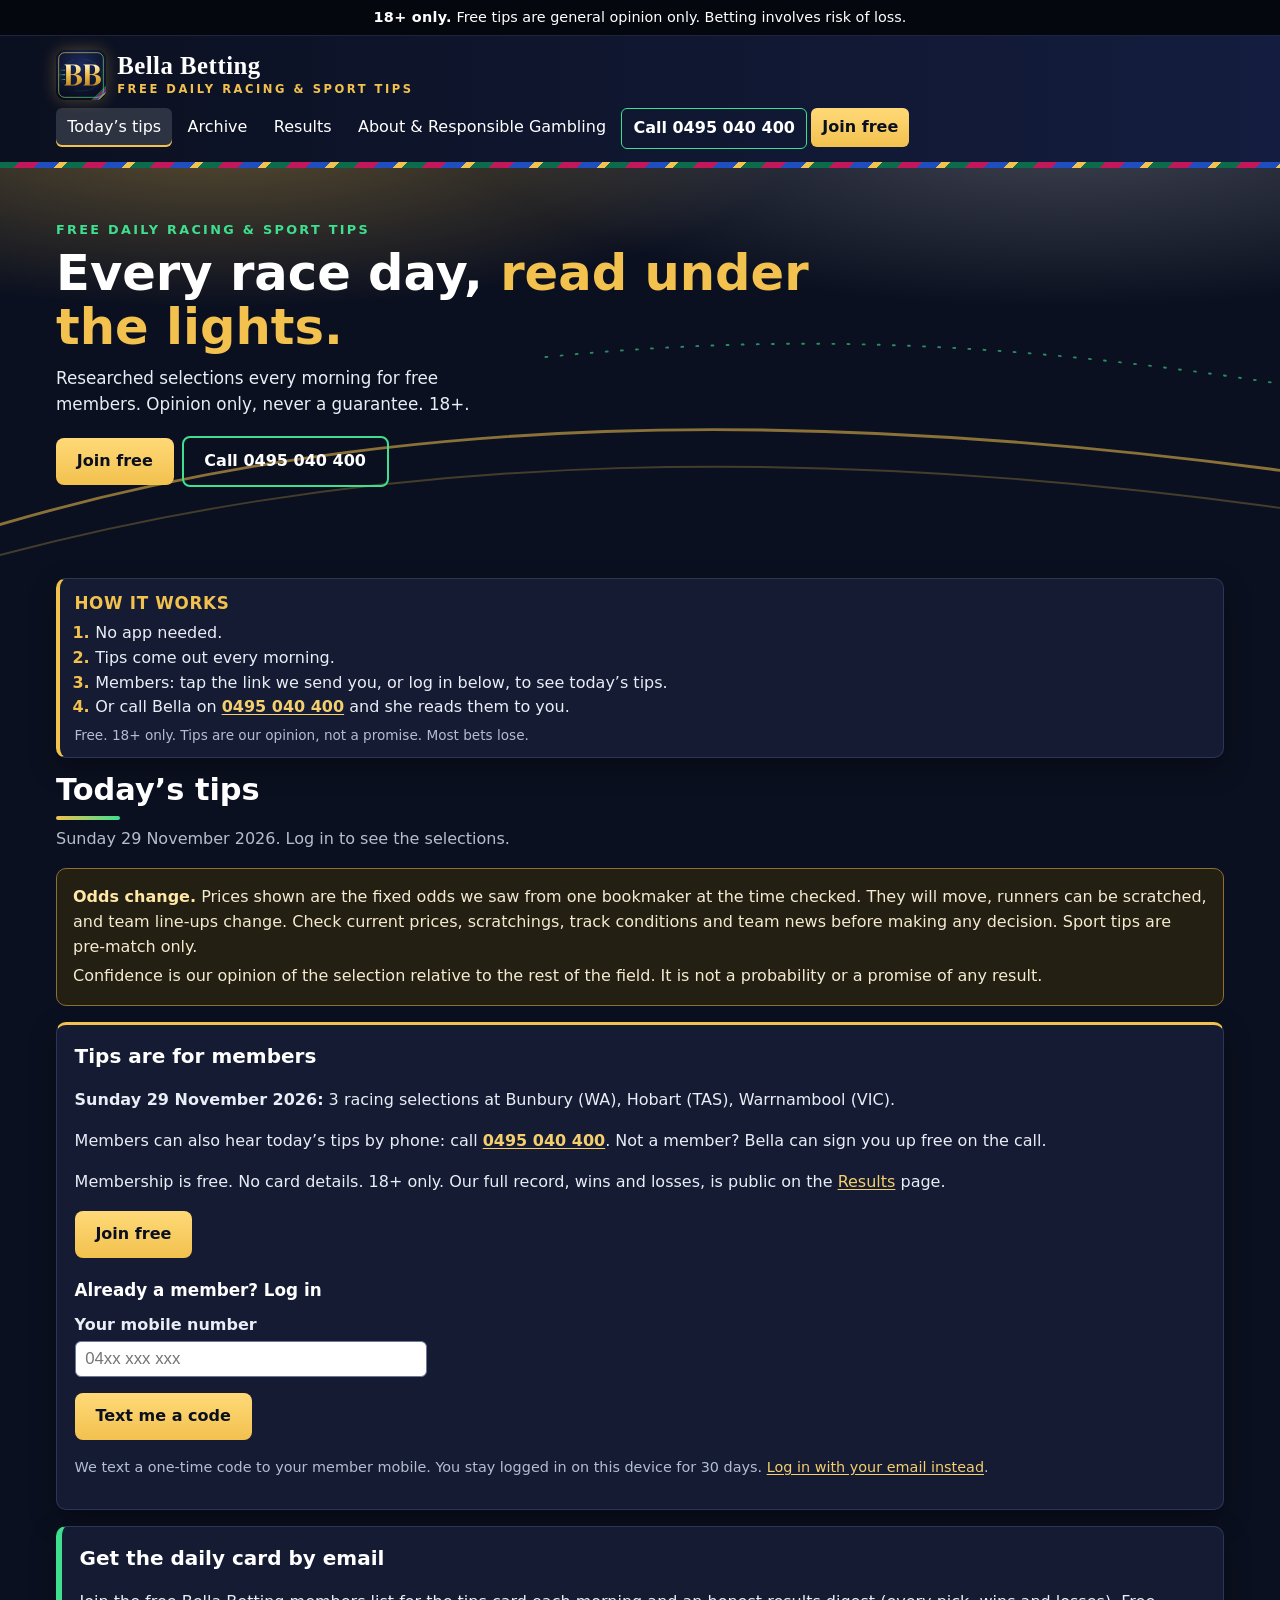
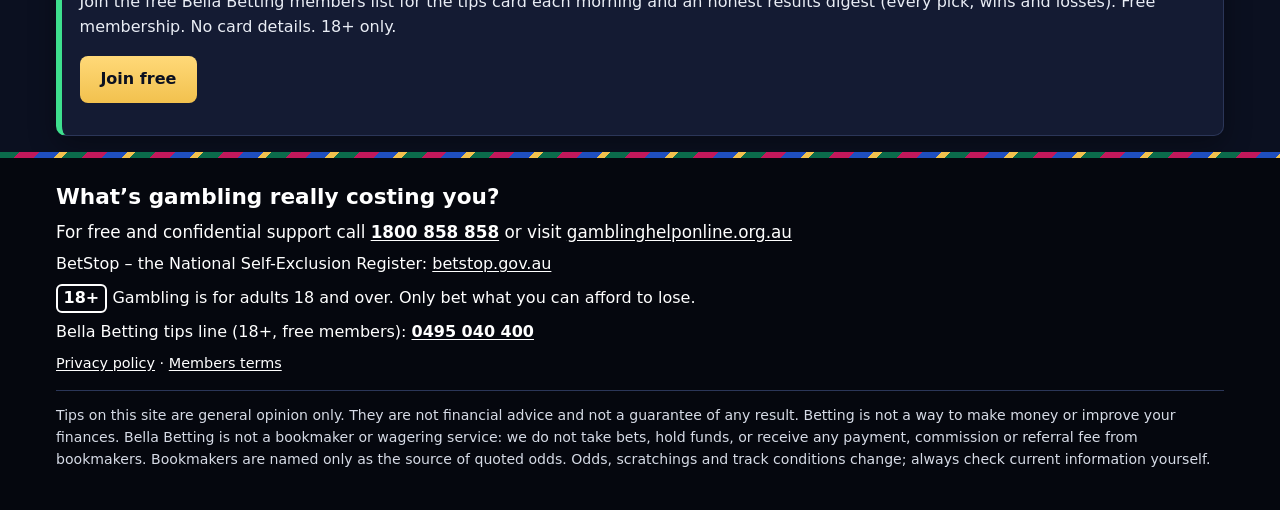
<file: index.html>
<!doctype html>
<html lang="en-AU">
<head>
  <meta charset="utf-8">
  <meta name="viewport" content="width=device-width, initial-scale=1">
  <title>Bella Betting – Daily Australian Racing &amp; Sport Tips (18+)</title>
  <meta name="description" content="Bella Betting publishes a free daily tips card for Australian horse racing and pre-match sport at 9:09am AEDT, with reasoning and odds checked. 18+. Opinion only.">
  <link rel="canonical" href="https://bellabetting.com.au/">
  <meta name="robots" content="index, follow, max-image-preview:large">
  <meta property="og:type" content="website">
  <meta property="og:site_name" content="Bella Betting">
  <meta property="og:locale" content="en_AU">
  <meta property="og:title" content="Bella Betting – Daily Australian Racing &amp; Sport Tips (18+)">
  <meta property="og:description" content="Bella Betting publishes a free daily tips card for Australian horse racing and pre-match sport at 9:09am AEDT, with reasoning and odds checked. 18+. Opinion only.">
  <meta property="og:url" content="https://bellabetting.com.au/">
  <meta property="og:image" content="https://bellabetting.com.au/assets/brand/bb-monogram-600.png">
  <meta name="twitter:card" content="summary">
  <meta name="twitter:title" content="Bella Betting – Daily Australian Racing &amp; Sport Tips (18+)">
  <meta name="twitter:description" content="Bella Betting publishes a free daily tips card for Australian horse racing and pre-match sport at 9:09am AEDT, with reasoning and odds checked. 18+. Opinion only.">
  <meta name="twitter:image" content="https://bellabetting.com.au/assets/brand/bb-monogram-600.png">
  <script type="application/ld+json">{"@context": "https://schema.org", "@graph": [{"@type": "Organization", "@id": "https://bellabetting.com.au/#org", "name": "Bella Betting", "url": "https://bellabetting.com.au/", "logo": "https://bellabetting.com.au/assets/brand/bb-monogram-600.png", "telephone": "+61495040400", "areaServed": "AU", "description": "Free daily Australian racing and pre-match sport tips card (general opinion only, 18+). Not a bookmaker."}, {"@type": "WebSite", "@id": "https://bellabetting.com.au/#website", "name": "Bella Betting", "url": "https://bellabetting.com.au/", "inLanguage": "en-AU", "publisher": {"@id": "https://bellabetting.com.au/#org"}}]}</script>
  <meta name="theme-color" content="#0b1020">
  <link rel="icon" href="assets/brand/bb-monogram-small.svg" type="image/svg+xml">
  <link rel="icon" href="assets/brand/favicon-32.png" sizes="32x32" type="image/png">
  <link rel="icon" href="assets/brand/favicon.ico" sizes="16x16 32x32 48x48">
  <link rel="apple-touch-icon" href="assets/brand/apple-touch-icon.png">
  <link rel="manifest" href="site.webmanifest">
  <link rel="stylesheet" href="assets/style.css">
  <script src="assets/members-config.js" defer></script>
  <script src="assets/app.js" defer></script>
</head>
<body data-page="index">
  <a class="skip" href="#main">Skip to content</a>
  <div class="age-strip" role="note"><strong>18+ only.</strong> Free tips are general opinion only. Betting involves risk of loss.</div>
  <header class="site-header">
    <div class="wrap">
      <a class="brand" href="index.html" aria-label="Bella Betting home"><img class="brand-tile" src="assets/brand/bb-monogram.svg" alt="" width="50" height="50"><span class="wordmark">Bella Betting<span>Free daily racing &amp; sport tips</span></span></a>
      <nav aria-label="Main">
        <ul>
        <li><a href="index.html" aria-current="page">Today’s tips</a></li>
        <li><a href="archive.html">Archive</a></li>
        <li><a href="results.html">Results</a></li>
        <li><a href="about.html">About &amp; Responsible Gambling</a></li>
        <li><a class="nav-call" href="tel:+61495040400" aria-label="Call the Bella Betting tips line on 0495 040 400">Call 0495 040 400</a></li>
        <li><a class="nav-join" href="join.html">Join free</a></li>
        </ul>
      </nav>
    </div>
  </header>
  <section class="hero" aria-label="Bella Betting">
    <div class="wrap">
      <p class="hero-kicker">Free daily racing &amp; sport tips</p>
      <h2 class="hero-title">Every race day, <em>read under the lights.</em></h2>
      <p class="hero-sub">Researched selections every morning for free members. Opinion only, never a guarantee. 18+.</p>
      <p><a class="btn" href="join.html">Join free</a><a class="btn ghost" href="tel:+61495040400">Call 0495 040 400</a></p>
    </div>
  </section>
  <main id="main" class="wrap">
    <section class="how" aria-labelledby="how-h">
      <h2 id="how-h">How it works</h2>
      <ol>
        <li>No app needed.</li>
        <li>Tips come out every morning.</li>
        <li>Members: tap the link we send you, or log in below, to see today’s tips.</li>
        <li>Or call Bella on <a href="tel:+61495040400"><strong>0495 040 400</strong></a> and she reads them to you.</li>
      </ol>
      <p class="small">Free. 18+ only. Tips are our opinion, not a promise. Most bets lose.</p>
    </section>
    <p id="member-bar" class="member-bar small" hidden></p>
    <h1 id="tips-heading">Today’s tips</h1>
    <p class="meta" id="tips-meta">Loading the latest tips…</p>
    <noscript><div class="notice"><p>This page needs JavaScript to log in and show members’ tips. <a href="join.html">Join free</a>.</p></div></noscript>
    <div class="notice" role="note">
      <p><strong>Odds change.</strong> Prices shown are the fixed odds we saw from one bookmaker at the time checked. They will move, runners can be scratched, and team line-ups change. Check current prices, scratchings, track conditions and team news before making any decision. Sport tips are pre-match only.</p>
      <p>Confidence is our opinion of the selection relative to the rest of the field. It is not a probability or a promise of any result.</p>
    </div>
    <div id="tips-root" aria-live="polite"></div>
    <aside class="card join-cta" aria-labelledby="join-cta-h">
      <h2 id="join-cta-h">Get the daily card by email</h2>
      <p>Join the free Bella Betting members list for the tips card each morning and an honest results digest (every pick, wins and losses). Free membership. No card details. 18+ only.</p>
      <p><a class="btn" href="join.html">Join free</a></p>
    </aside>

  </main>
  <footer class="rg-footer" aria-label="Responsible gambling">
    <div class="wrap">
      <p class="rg-tagline" id="rg-tagline">Chances are you’re about to lose.</p>
      <p class="rg-cta">For free and confidential support call <a href="tel:1800858858"><strong>1800 858 858</strong></a> or visit <a href="https://www.gamblinghelponline.org.au" rel="noopener">gamblinghelponline.org.au</a></p>
      <p>BetStop – the National Self-Exclusion Register: <a href="https://www.betstop.gov.au" rel="noopener">betstop.gov.au</a></p>
      <p><span class="age18" aria-hidden="true">18+</span>Gambling is for adults 18 and over. Only bet what you can afford to lose.</p>
      <p class="tipsline">Bella Betting tips line (18+, free members): <a href="tel:+61495040400">0495 040 400</a></p>
      <p class="small"><a href="privacy.html">Privacy policy</a> · <a href="members-terms.html">Members terms</a></p>
      <p class="disclaimer">Tips on this site are general opinion only. They are not financial advice and not a guarantee of any result. Betting is not a way to make money or improve your finances. Bella Betting is not a bookmaker or wagering service: we do not take bets, hold funds, or receive any payment, commission or referral fee from bookmakers. Bookmakers are named only as the source of quoted odds. Odds, scratchings and track conditions change; always check current information yourself.</p>
    </div>
  </footer>
</body>
</html>
</file>
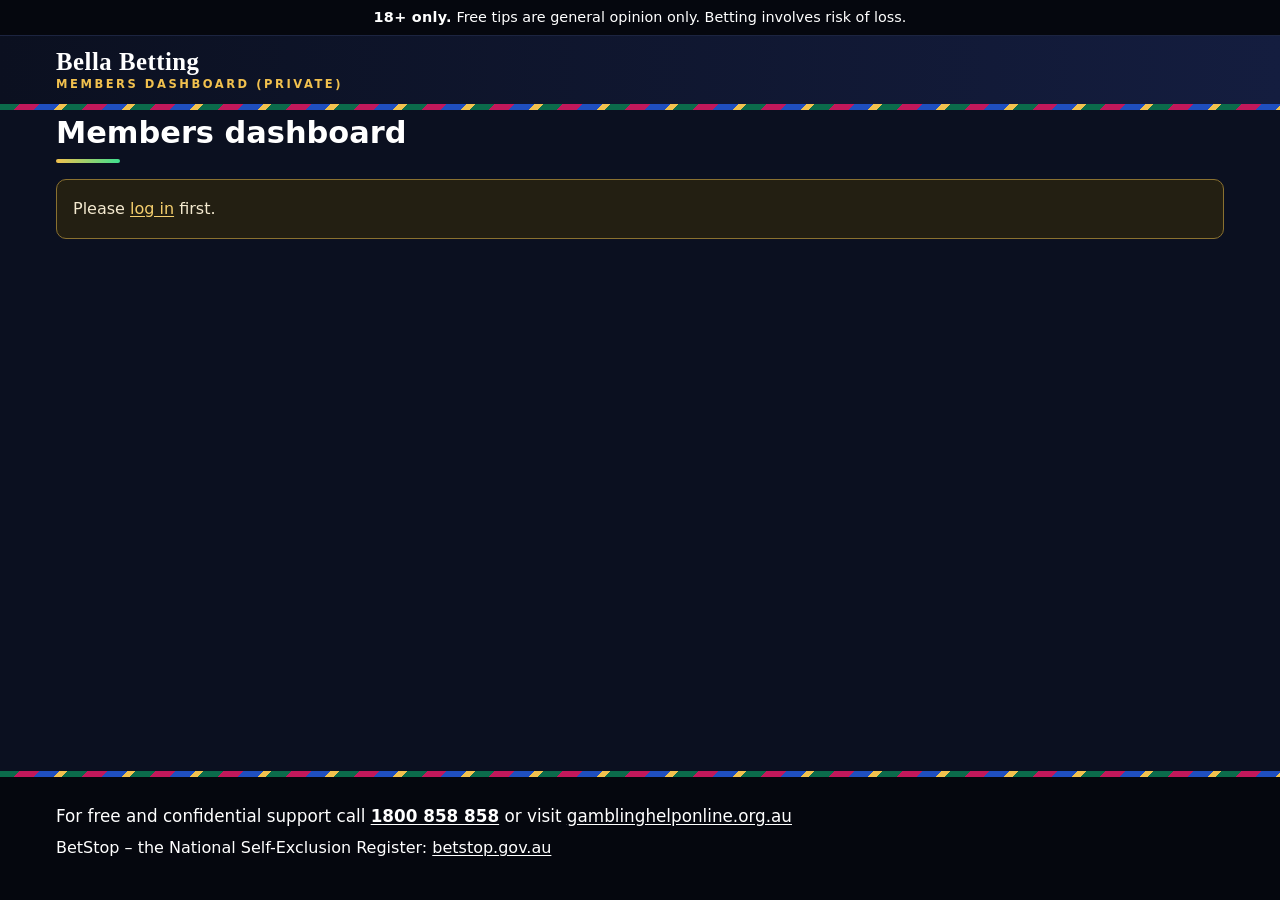
<file: admin/index.html>
<!doctype html>
<html lang="en-AU">
<head>
  <meta charset="utf-8">
  <meta name="viewport" content="width=device-width, initial-scale=1">
  <meta name="robots" content="noindex, nofollow, noarchive">
  <meta name="referrer" content="no-referrer">
  <title>Members dashboard | Bella Betting</title>
  <link rel="stylesheet" href="../assets/style.css">
  <script src="../assets/members-config.js" defer></script>
  <script src="../assets/admin.js" defer></script>
  <style>
    .adm-totals{display:flex;flex-wrap:wrap;gap:.6rem;margin:1rem 0}
    .adm-totals .card{margin:0;flex:1 1 9rem;padding:.7rem .9rem}
    .adm-totals b{display:block;font-size:2rem;color:var(--gold);line-height:1.1}
    .adm-scroll{overflow-x:auto}
    table.adm{width:100%;border-collapse:collapse;font-size:.92rem;background:var(--card)}
    table.adm th,table.adm td{padding:.45rem .6rem;border-bottom:1px solid var(--line);text-align:left;white-space:nowrap}
    table.adm th{background:#1b2440;color:#fff}
    .flag{color:#f5cf6e}
  </style>
</head>
<body data-page="admin">
  <div class="age-strip" role="note"><strong>18+ only.</strong> Free tips are general opinion only. Betting involves risk of loss.</div>
  <header class="site-header"><div class="wrap"><a class="brand" href="../index.html"><span class="wordmark">Bella Betting<span>Members dashboard (private)</span></span></a></div></header>
  <main id="main" class="wrap">
    <h1>Members dashboard</h1>
    <p class="meta" id="adm-meta">Loading…</p>
    <div id="adm-root"></div>
  </main>
  <footer class="rg-footer" aria-label="Responsible gambling">
    <div class="wrap">
      <p class="rg-cta">For free and confidential support call <a href="tel:1800858858"><strong>1800 858 858</strong></a> or visit <a href="https://www.gamblinghelponline.org.au" rel="noopener">gamblinghelponline.org.au</a></p>
      <p>BetStop – the National Self-Exclusion Register: <a href="https://www.betstop.gov.au" rel="noopener">betstop.gov.au</a></p>
    </div>
  </footer>
</body>
</html>
</file>
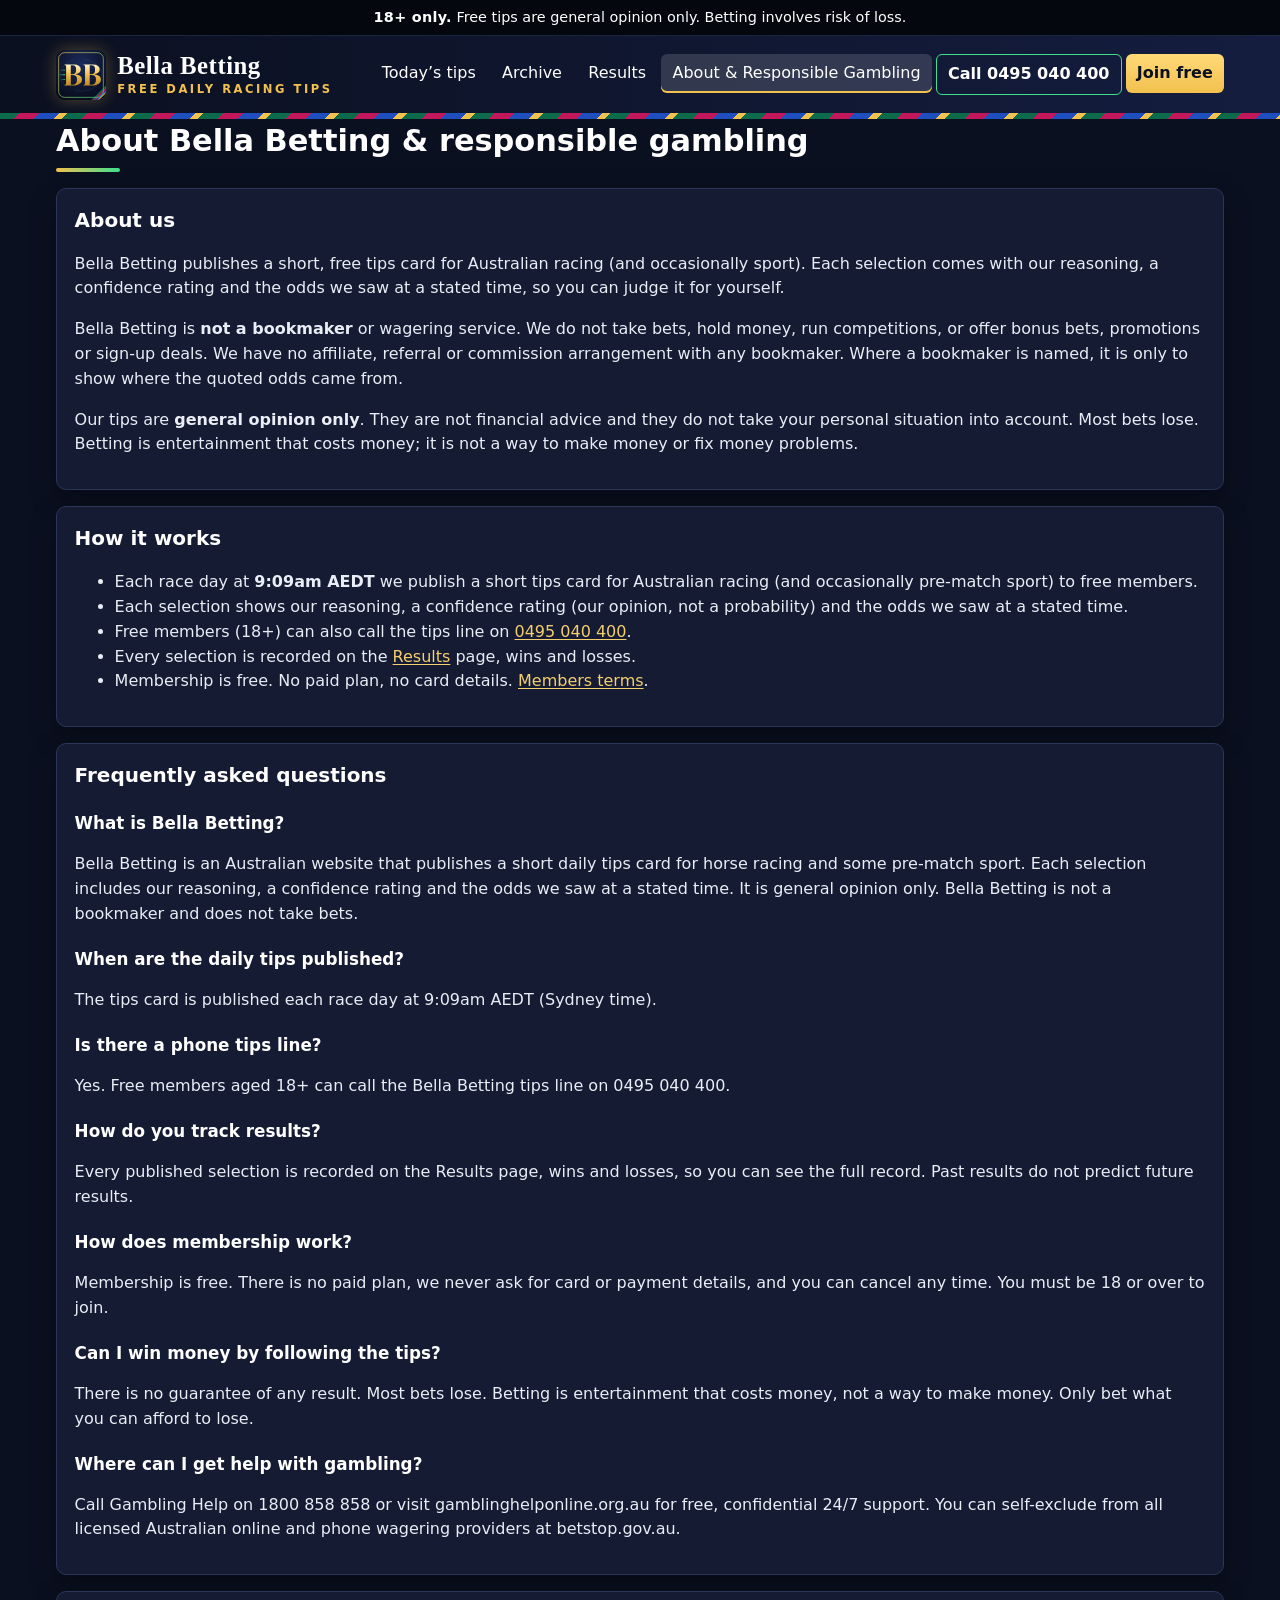
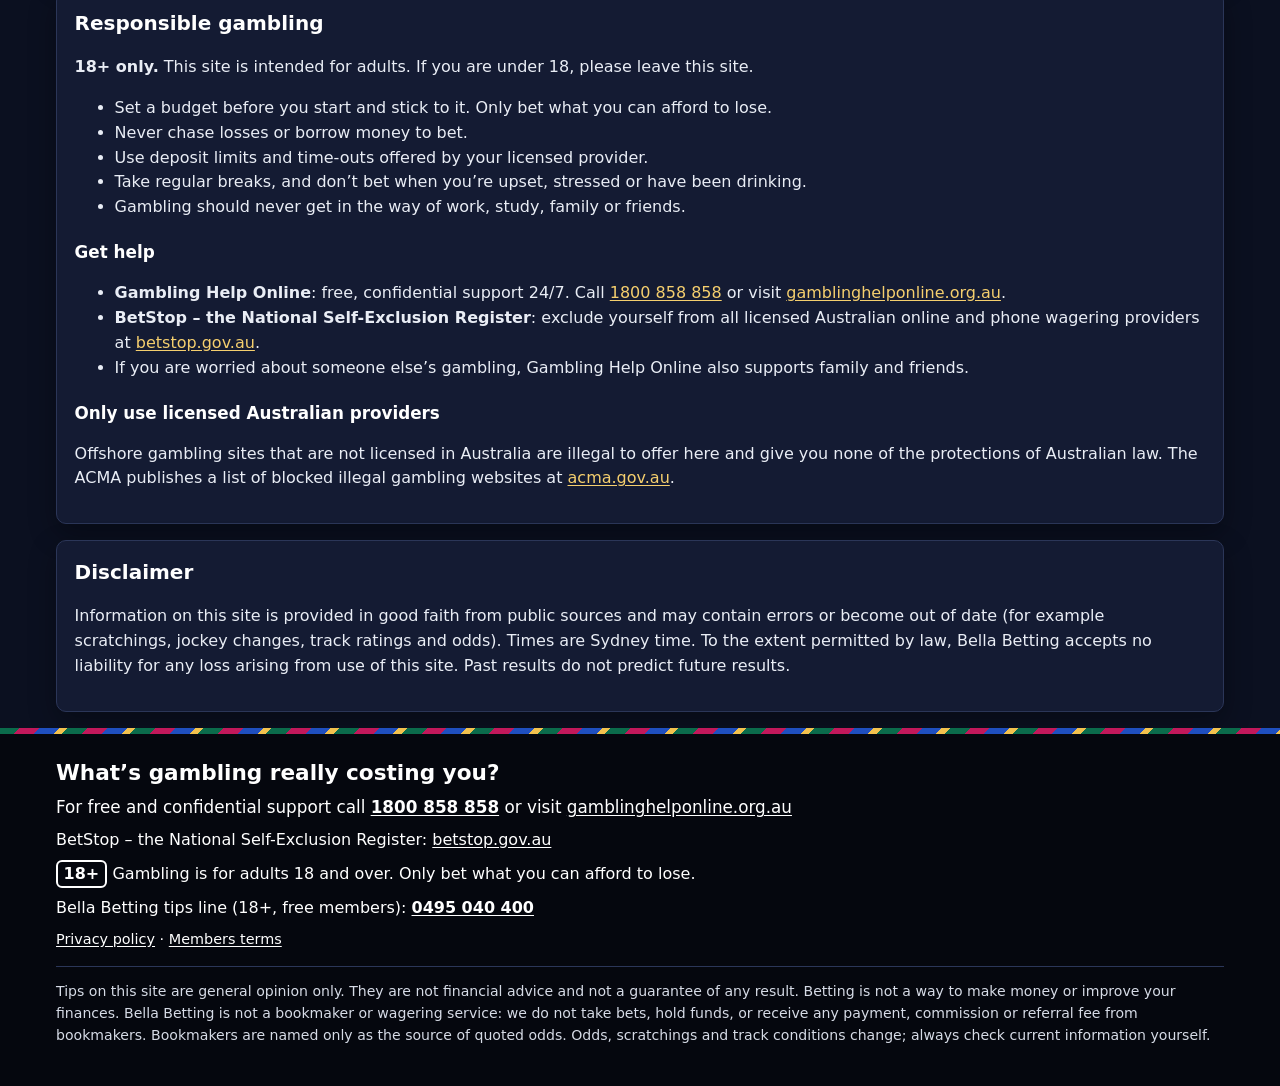
<file: about.html>
<!doctype html>
<html lang="en-AU">
<head>
  <meta charset="utf-8">
  <meta name="viewport" content="width=device-width, initial-scale=1">
  <title>About Bella Betting, How It Works &amp; FAQ | Responsible Gambling</title>
  <meta name="description" content="What Bella Betting is, how the daily 9:09am AEDT tips card and tips line 0495 040 400 work, results tracking, FAQ and responsible gambling support. 18+.">
  <link rel="canonical" href="https://bellabetting.com.au/about.html">
  <meta name="robots" content="index, follow, max-image-preview:large">
  <meta property="og:type" content="website">
  <meta property="og:site_name" content="Bella Betting">
  <meta property="og:locale" content="en_AU">
  <meta property="og:title" content="About Bella Betting, How It Works &amp; FAQ | Responsible Gambling">
  <meta property="og:description" content="What Bella Betting is, how the daily 9:09am AEDT tips card and tips line 0495 040 400 work, results tracking, FAQ and responsible gambling support. 18+.">
  <meta property="og:url" content="https://bellabetting.com.au/about.html">
  <meta property="og:image" content="https://bellabetting.com.au/assets/brand/bb-monogram-600.png">
  <meta name="twitter:card" content="summary">
  <meta name="twitter:title" content="About Bella Betting, How It Works &amp; FAQ | Responsible Gambling">
  <meta name="twitter:description" content="What Bella Betting is, how the daily 9:09am AEDT tips card and tips line 0495 040 400 work, results tracking, FAQ and responsible gambling support. 18+.">
  <meta name="twitter:image" content="https://bellabetting.com.au/assets/brand/bb-monogram-600.png">
  <script type="application/ld+json">{"@context": "https://schema.org", "@type": "FAQPage", "mainEntity": [{"@type": "Question", "name": "What is Bella Betting?", "acceptedAnswer": {"@type": "Answer", "text": "Bella Betting is an Australian website that publishes a short daily tips card for horse racing and some pre-match sport. Each selection includes our reasoning, a confidence rating and the odds we saw at a stated time. It is general opinion only. Bella Betting is not a bookmaker and does not take bets."}}, {"@type": "Question", "name": "When are the daily tips published?", "acceptedAnswer": {"@type": "Answer", "text": "The tips card is published each race day at 9:09am AEDT (Sydney time)."}}, {"@type": "Question", "name": "Is there a phone tips line?", "acceptedAnswer": {"@type": "Answer", "text": "Yes. Free members aged 18+ can call the Bella Betting tips line on 0495 040 400."}}, {"@type": "Question", "name": "How do you track results?", "acceptedAnswer": {"@type": "Answer", "text": "Every published selection is recorded on the Results page, wins and losses, so you can see the full record. Past results do not predict future results."}}, {"@type": "Question", "name": "How does membership work?", "acceptedAnswer": {"@type": "Answer", "text": "Membership is free. There is no paid plan, we never ask for card or payment details, and you can cancel any time. You must be 18 or over to join."}}, {"@type": "Question", "name": "Can I win money by following the tips?", "acceptedAnswer": {"@type": "Answer", "text": "There is no guarantee of any result. Most bets lose. Betting is entertainment that costs money, not a way to make money. Only bet what you can afford to lose."}}, {"@type": "Question", "name": "Where can I get help with gambling?", "acceptedAnswer": {"@type": "Answer", "text": "Call Gambling Help on 1800 858 858 or visit gamblinghelponline.org.au for free, confidential 24/7 support. You can self-exclude from all licensed Australian online and phone wagering providers at betstop.gov.au."}}]}</script>
  <meta name="theme-color" content="#0b1020">
  <link rel="icon" href="assets/brand/bb-monogram-small.svg" type="image/svg+xml">
  <link rel="icon" href="assets/brand/favicon-32.png" sizes="32x32" type="image/png">
  <link rel="icon" href="assets/brand/favicon.ico" sizes="16x16 32x32 48x48">
  <link rel="apple-touch-icon" href="assets/brand/apple-touch-icon.png">
  <link rel="manifest" href="site.webmanifest">
  <link rel="stylesheet" href="assets/style.css">
  <script src="assets/app.js" defer></script>
</head>
<body data-page="about">
  <a class="skip" href="#main">Skip to content</a>
  <div class="age-strip" role="note"><strong>18+ only.</strong> Free tips are general opinion only. Betting involves risk of loss.</div>
  <header class="site-header">
    <div class="wrap">
      <a class="brand" href="index.html" aria-label="Bella Betting home"><img class="brand-tile" src="assets/brand/bb-monogram.svg" alt="" width="50" height="50"><span class="wordmark">Bella Betting<span>Free daily racing tips</span></span></a>
      <nav aria-label="Main">
        <ul>
        <li><a href="index.html">Today’s tips</a></li>
        <li><a href="archive.html">Archive</a></li>
        <li><a href="results.html">Results</a></li>
        <li><a href="about.html" aria-current="page">About &amp; Responsible Gambling</a></li>
        <li><a class="nav-call" href="tel:+61495040400" aria-label="Call the Bella Betting tips line on 0495 040 400">Call 0495 040 400</a></li>
        <li><a class="nav-join" href="join.html">Join free</a></li>
        </ul>
      </nav>
    </div>
  </header>
  <main id="main" class="wrap">
    <h1>About Bella Betting &amp; responsible gambling</h1>
    <section class="card" aria-labelledby="about-h">
      <h2 id="about-h">About us</h2>
      <p>Bella Betting publishes a short, free tips card for Australian racing (and occasionally sport). Each selection comes with our reasoning, a confidence rating and the odds we saw at a stated time, so you can judge it for yourself.</p>
      <p>Bella Betting is <strong>not a bookmaker</strong> or wagering service. We do not take bets, hold money, run competitions, or offer bonus bets, promotions or sign-up deals. We have no affiliate, referral or commission arrangement with any bookmaker. Where a bookmaker is named, it is only to show where the quoted odds came from.</p>
      <p>Our tips are <strong>general opinion only</strong>. They are not financial advice and they do not take your personal situation into account. Most bets lose. Betting is entertainment that costs money; it is not a way to make money or fix money problems.</p>
    </section>
    <section class="card" aria-labelledby="how-h">
      <h2 id="how-h">How it works</h2>
      <ul>
        <li>Each race day at <strong>9:09am AEDT</strong> we publish a short tips card for Australian racing (and occasionally pre-match sport) to free members.</li>
        <li>Each selection shows our reasoning, a confidence rating (our opinion, not a probability) and the odds we saw at a stated time.</li>
        <li>Free members (18+) can also call the tips line on <a href="tel:+61495040400">0495 040 400</a>.</li>
        <li>Every selection is recorded on the <a href="results.html">Results</a> page, wins and losses.</li>
        <li>Membership is free. No paid plan, no card details. <a href="members-terms.html">Members terms</a>.</li>
      </ul>
    </section>
    <section class="card" aria-labelledby="faq-h">
      <h2 id="faq-h">Frequently asked questions</h2>
      <h3>What is Bella Betting?</h3>
      <p>Bella Betting is an Australian website that publishes a short daily tips card for horse racing and some pre-match sport. Each selection includes our reasoning, a confidence rating and the odds we saw at a stated time. It is general opinion only. Bella Betting is not a bookmaker and does not take bets.</p>
      <h3>When are the daily tips published?</h3>
      <p>The tips card is published each race day at 9:09am AEDT (Sydney time).</p>
      <h3>Is there a phone tips line?</h3>
      <p>Yes. Free members aged 18+ can call the Bella Betting tips line on 0495 040 400.</p>
      <h3>How do you track results?</h3>
      <p>Every published selection is recorded on the Results page, wins and losses, so you can see the full record. Past results do not predict future results.</p>
      <h3>How does membership work?</h3>
      <p>Membership is free. There is no paid plan, we never ask for card or payment details, and you can cancel any time. You must be 18 or over to join.</p>
      <h3>Can I win money by following the tips?</h3>
      <p>There is no guarantee of any result. Most bets lose. Betting is entertainment that costs money, not a way to make money. Only bet what you can afford to lose.</p>
      <h3>Where can I get help with gambling?</h3>
      <p>Call Gambling Help on 1800 858 858 or visit gamblinghelponline.org.au for free, confidential 24/7 support. You can self-exclude from all licensed Australian online and phone wagering providers at betstop.gov.au.</p>
    </section>
    <section class="card" aria-labelledby="rg-h">
      <h2 id="rg-h">Responsible gambling</h2>
      <p><strong>18+ only.</strong> This site is intended for adults. If you are under 18, please leave this site.</p>
      <ul>
        <li>Set a budget before you start and stick to it. Only bet what you can afford to lose.</li>
        <li>Never chase losses or borrow money to bet.</li>
        <li>Use deposit limits and time-outs offered by your licensed provider.</li>
        <li>Take regular breaks, and don’t bet when you’re upset, stressed or have been drinking.</li>
        <li>Gambling should never get in the way of work, study, family or friends.</li>
      </ul>
      <h3>Get help</h3>
      <ul>
        <li><strong>Gambling Help Online</strong>: free, confidential support 24/7. Call <a href="tel:1800858858">1800 858 858</a> or visit <a href="https://www.gamblinghelponline.org.au" rel="noopener">gamblinghelponline.org.au</a>.</li>
        <li><strong>BetStop – the National Self-Exclusion Register</strong>: exclude yourself from all licensed Australian online and phone wagering providers at <a href="https://www.betstop.gov.au" rel="noopener">betstop.gov.au</a>.</li>
        <li>If you are worried about someone else’s gambling, Gambling Help Online also supports family and friends.</li>
      </ul>
      <h3>Only use licensed Australian providers</h3>
      <p>Offshore gambling sites that are not licensed in Australia are illegal to offer here and give you none of the protections of Australian law. The ACMA publishes a list of blocked illegal gambling websites at <a href="https://www.acma.gov.au/blocked-gambling-websites" rel="noopener">acma.gov.au</a>.</p>
    </section>
    <section class="card" aria-labelledby="disc-h">
      <h2 id="disc-h">Disclaimer</h2>
      <p>Information on this site is provided in good faith from public sources and may contain errors or become out of date (for example scratchings, jockey changes, track ratings and odds). Times are Sydney time. To the extent permitted by law, Bella Betting accepts no liability for any loss arising from use of this site. Past results do not predict future results.</p>
    </section>

  </main>
  <footer class="rg-footer" aria-label="Responsible gambling">
    <div class="wrap">
      <p class="rg-tagline" id="rg-tagline">Chances are you’re about to lose.</p>
      <p class="rg-cta">For free and confidential support call <a href="tel:1800858858"><strong>1800 858 858</strong></a> or visit <a href="https://www.gamblinghelponline.org.au" rel="noopener">gamblinghelponline.org.au</a></p>
      <p>BetStop – the National Self-Exclusion Register: <a href="https://www.betstop.gov.au" rel="noopener">betstop.gov.au</a></p>
      <p><span class="age18" aria-hidden="true">18+</span>Gambling is for adults 18 and over. Only bet what you can afford to lose.</p>
      <p class="tipsline">Bella Betting tips line (18+, free members): <a href="tel:+61495040400">0495 040 400</a></p>
      <p class="small"><a href="privacy.html">Privacy policy</a> · <a href="members-terms.html">Members terms</a></p>
      <p class="disclaimer">Tips on this site are general opinion only. They are not financial advice and not a guarantee of any result. Betting is not a way to make money or improve your finances. Bella Betting is not a bookmaker or wagering service: we do not take bets, hold funds, or receive any payment, commission or referral fee from bookmakers. Bookmakers are named only as the source of quoted odds. Odds, scratchings and track conditions change; always check current information yourself.</p>
    </div>
  </footer>
</body>
</html>
</file>
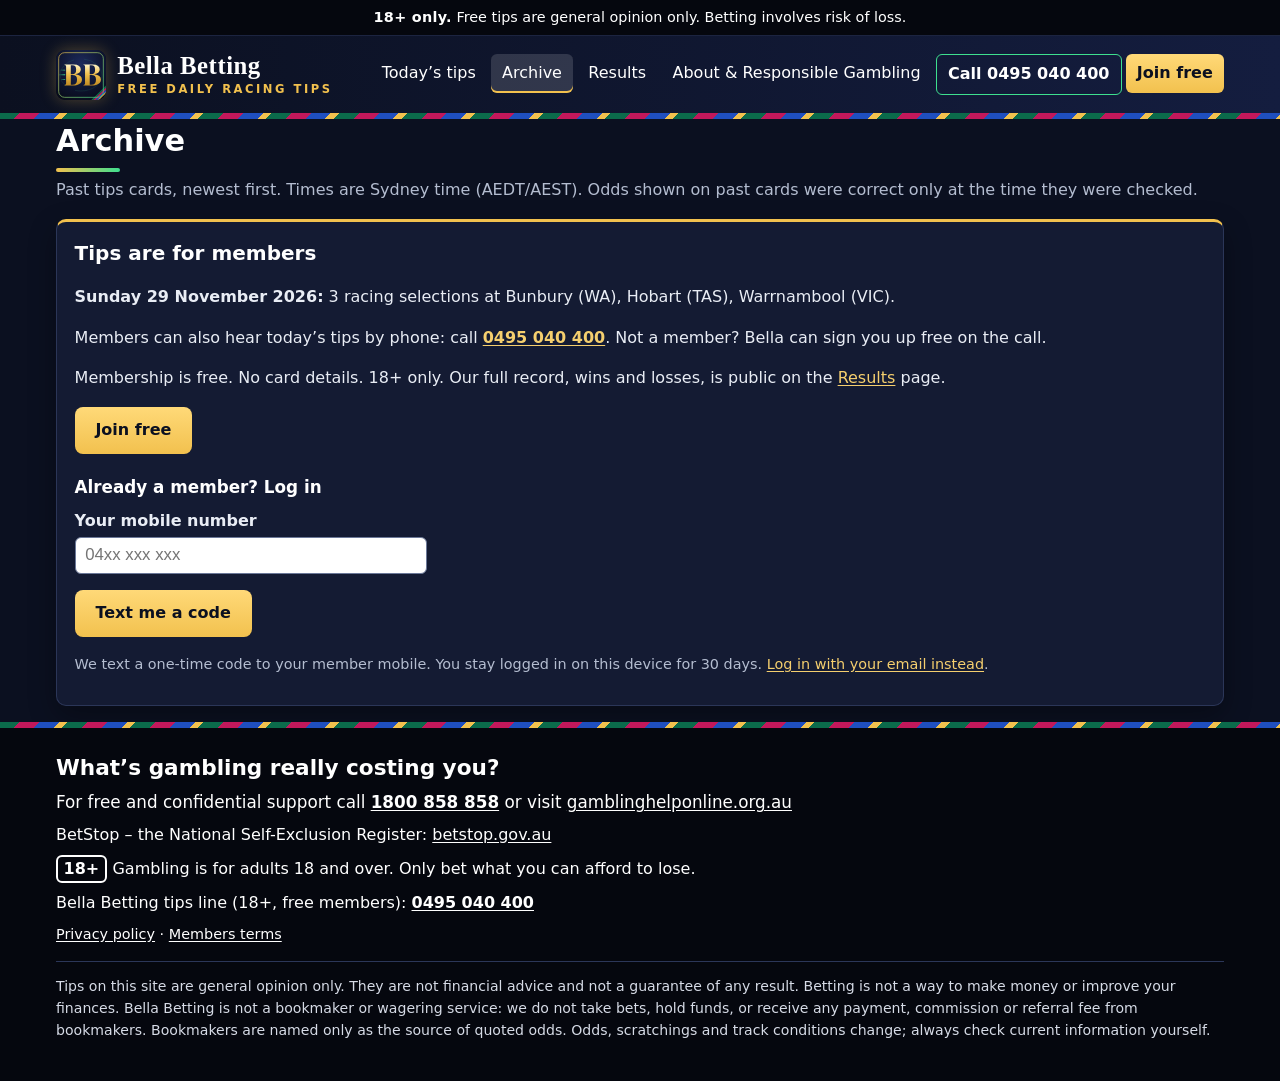
<file: archive.html>
<!doctype html>
<html lang="en-AU">
<head>
  <meta charset="utf-8">
  <meta name="viewport" content="width=device-width, initial-scale=1">
  <title>Tips Archive – Past Racing Tips Cards | Bella Betting</title>
  <meta name="description" content="Archive of past Bella Betting daily racing and sport tips cards, available to free members. 18+. General opinion only.">
  <link rel="canonical" href="https://bellabetting.com.au/archive.html">
  <meta name="robots" content="index, follow, max-image-preview:large">
  <meta property="og:type" content="website">
  <meta property="og:site_name" content="Bella Betting">
  <meta property="og:locale" content="en_AU">
  <meta property="og:title" content="Tips Archive – Past Racing Tips Cards | Bella Betting">
  <meta property="og:description" content="Archive of past Bella Betting daily racing and sport tips cards, available to free members. 18+. General opinion only.">
  <meta property="og:url" content="https://bellabetting.com.au/archive.html">
  <meta property="og:image" content="https://bellabetting.com.au/assets/brand/bb-monogram-600.png">
  <meta name="twitter:card" content="summary">
  <meta name="twitter:title" content="Tips Archive – Past Racing Tips Cards | Bella Betting">
  <meta name="twitter:description" content="Archive of past Bella Betting daily racing and sport tips cards, available to free members. 18+. General opinion only.">
  <meta name="twitter:image" content="https://bellabetting.com.au/assets/brand/bb-monogram-600.png">
  <meta name="theme-color" content="#0b1020">
  <link rel="icon" href="assets/brand/bb-monogram-small.svg" type="image/svg+xml">
  <link rel="icon" href="assets/brand/favicon-32.png" sizes="32x32" type="image/png">
  <link rel="icon" href="assets/brand/favicon.ico" sizes="16x16 32x32 48x48">
  <link rel="apple-touch-icon" href="assets/brand/apple-touch-icon.png">
  <link rel="manifest" href="site.webmanifest">
  <link rel="stylesheet" href="assets/style.css">
  <script src="assets/members-config.js" defer></script>
  <script src="assets/app.js" defer></script>
</head>
<body data-page="archive">
  <a class="skip" href="#main">Skip to content</a>
  <div class="age-strip" role="note"><strong>18+ only.</strong> Free tips are general opinion only. Betting involves risk of loss.</div>
  <header class="site-header">
    <div class="wrap">
      <a class="brand" href="index.html" aria-label="Bella Betting home"><img class="brand-tile" src="assets/brand/bb-monogram.svg" alt="" width="50" height="50"><span class="wordmark">Bella Betting<span>Free daily racing tips</span></span></a>
      <nav aria-label="Main">
        <ul>
        <li><a href="index.html">Today’s tips</a></li>
        <li><a href="archive.html" aria-current="page">Archive</a></li>
        <li><a href="results.html">Results</a></li>
        <li><a href="about.html">About &amp; Responsible Gambling</a></li>
        <li><a class="nav-call" href="tel:+61495040400" aria-label="Call the Bella Betting tips line on 0495 040 400">Call 0495 040 400</a></li>
        <li><a class="nav-join" href="join.html">Join free</a></li>
        </ul>
      </nav>
    </div>
  </header>
  <main id="main" class="wrap">
    <p id="member-bar" class="member-bar small" hidden></p>
    <h1>Archive</h1>
    <p class="meta">Past tips cards, newest first. Times are Sydney time (AEDT/AEST). Odds shown on past cards were correct only at the time they were checked.</p>
    <div id="archive-root" aria-live="polite"><p>Loading…</p></div>
    <noscript><div class="notice"><p>This page needs JavaScript to log in and show members’ tips. <a href="join.html">Join free</a>.</p></div></noscript>

  </main>
  <footer class="rg-footer" aria-label="Responsible gambling">
    <div class="wrap">
      <p class="rg-tagline" id="rg-tagline">Chances are you’re about to lose.</p>
      <p class="rg-cta">For free and confidential support call <a href="tel:1800858858"><strong>1800 858 858</strong></a> or visit <a href="https://www.gamblinghelponline.org.au" rel="noopener">gamblinghelponline.org.au</a></p>
      <p>BetStop – the National Self-Exclusion Register: <a href="https://www.betstop.gov.au" rel="noopener">betstop.gov.au</a></p>
      <p><span class="age18" aria-hidden="true">18+</span>Gambling is for adults 18 and over. Only bet what you can afford to lose.</p>
      <p class="tipsline">Bella Betting tips line (18+, free members): <a href="tel:+61495040400">0495 040 400</a></p>
      <p class="small"><a href="privacy.html">Privacy policy</a> · <a href="members-terms.html">Members terms</a></p>
      <p class="disclaimer">Tips on this site are general opinion only. They are not financial advice and not a guarantee of any result. Betting is not a way to make money or improve your finances. Bella Betting is not a bookmaker or wagering service: we do not take bets, hold funds, or receive any payment, commission or referral fee from bookmakers. Bookmakers are named only as the source of quoted odds. Odds, scratchings and track conditions change; always check current information yourself.</p>
    </div>
  </footer>
</body>
</html>
</file>
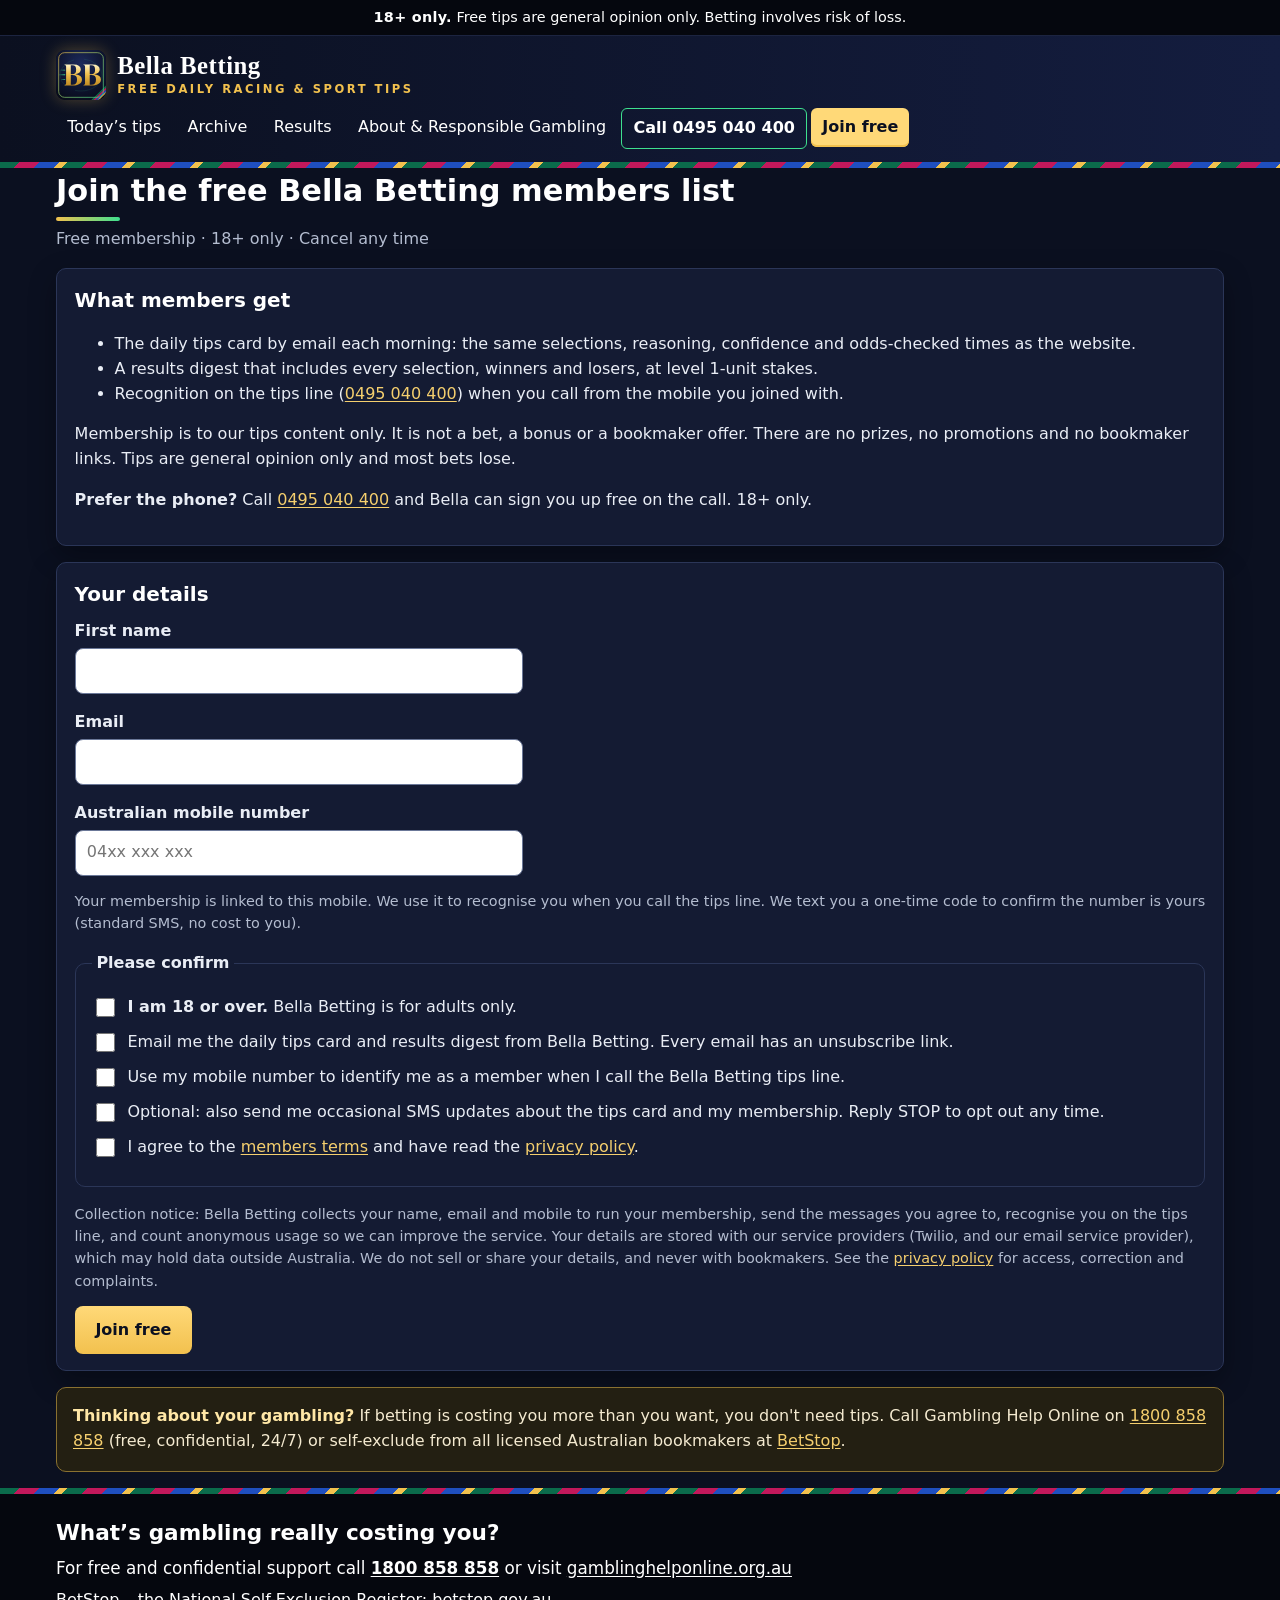
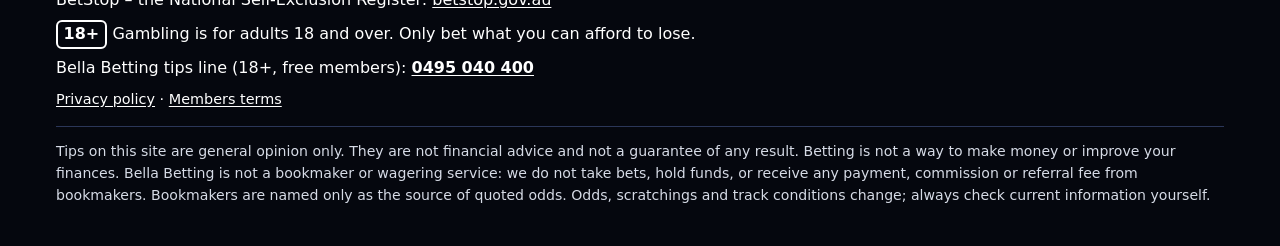
<file: join.html>
<!doctype html>
<html lang="en-AU">
<head>
  <meta charset="utf-8">
  <meta name="viewport" content="width=device-width, initial-scale=1">
  <title>Join the Free Members List | Bella Betting</title>
  <meta name="description" content="Join the free Bella Betting members list (18+) for the daily tips card by email and a results digest. Free membership, no card details.">
  <link rel="canonical" href="https://bellabetting.com.au/join.html">
  <meta name="robots" content="index, follow, max-image-preview:large">
  <meta property="og:type" content="website">
  <meta property="og:site_name" content="Bella Betting">
  <meta property="og:locale" content="en_AU">
  <meta property="og:title" content="Join the Free Members List | Bella Betting">
  <meta property="og:description" content="Join the free Bella Betting members list (18+) for the daily tips card by email and a results digest. Free membership, no card details.">
  <meta property="og:url" content="https://bellabetting.com.au/join.html">
  <meta property="og:image" content="https://bellabetting.com.au/assets/brand/bb-monogram-600.png">
  <meta name="twitter:card" content="summary">
  <meta name="twitter:title" content="Join the Free Members List | Bella Betting">
  <meta name="twitter:description" content="Join the free Bella Betting members list (18+) for the daily tips card by email and a results digest. Free membership, no card details.">
  <meta name="twitter:image" content="https://bellabetting.com.au/assets/brand/bb-monogram-600.png">
  <meta name="theme-color" content="#0b1020">
  <link rel="icon" href="assets/brand/bb-monogram-small.svg" type="image/svg+xml">
  <link rel="icon" href="assets/brand/favicon-32.png" sizes="32x32" type="image/png">
  <link rel="icon" href="assets/brand/favicon.ico" sizes="16x16 32x32 48x48">
  <link rel="apple-touch-icon" href="assets/brand/apple-touch-icon.png">
  <link rel="manifest" href="site.webmanifest">
  <link rel="stylesheet" href="assets/style.css">
  <script src="assets/app.js" defer></script>
  <script src="assets/members-config.js" defer></script>
  <script src="assets/join.js" defer></script>
</head>
<body data-page="about">
  <a class="skip" href="#main">Skip to content</a>
  <div class="age-strip" role="note"><strong>18+ only.</strong> Free tips are general opinion only. Betting involves risk of loss.</div>
  <header class="site-header">
    <div class="wrap">
      <a class="brand" href="index.html" aria-label="Bella Betting home"><img class="brand-tile" src="assets/brand/bb-monogram.svg" alt="" width="50" height="50"><span class="wordmark">Bella Betting<span>Free daily racing &amp; sport tips</span></span></a>
      <nav aria-label="Main">
        <ul>
        <li><a href="index.html">Today’s tips</a></li>
        <li><a href="archive.html">Archive</a></li>
        <li><a href="results.html">Results</a></li>
        <li><a href="about.html">About &amp; Responsible Gambling</a></li>
        <li><a class="nav-call" href="tel:+61495040400" aria-label="Call the Bella Betting tips line on 0495 040 400">Call 0495 040 400</a></li>
        <li><a class="nav-join" href="join.html" aria-current="page">Join free</a></li>
        </ul>
      </nav>
    </div>
  </header>
  <main id="main" class="wrap">
    <h1>Join the free Bella Betting members list</h1>
    <p class="meta">Free membership · 18+ only · Cancel any time</p>
    <div class="card">
      <h2>What members get</h2>
      <ul>
        <li>The daily tips card by email each morning: the same selections, reasoning, confidence and odds-checked times as the website.</li>
        <li>A results digest that includes every selection, winners and losers, at level 1-unit stakes.</li>
        <li>Recognition on the tips line (<a href="tel:+61495040400">0495 040 400</a>) when you call from the mobile you joined with.</li>
      </ul>
      <p>Membership is to our tips content only. It is not a bet, a bonus or a bookmaker offer. There are no prizes, no promotions and no bookmaker links. Tips are general opinion only and most bets lose.</p>
      <p class="phone-join"><strong>Prefer the phone?</strong> Call <a href="tel:+61495040400">0495 040 400</a> and Bella can sign you up free on the call. 18+ only.</p>
    </div>

    <form id="join-form" class="card join-form" novalidate>
      <h2>Your details</h2>
      <div class="field">
        <label for="first_name">First name</label>
        <input id="first_name" name="first_name" autocomplete="given-name" maxlength="40" required>
      </div>
      <div class="field">
        <label for="email">Email</label>
        <input id="email" name="email" type="email" autocomplete="email" maxlength="200" required>
      </div>
      <div class="field">
        <label for="mobile">Australian mobile number</label>
        <input id="mobile" name="mobile" type="tel" inputmode="tel" autocomplete="tel" placeholder="04xx xxx xxx" maxlength="16" required aria-describedby="mobile-help">
        <p id="mobile-help" class="small muted">Your membership is linked to this mobile. We use it to recognise you when you call the tips line. We text you a one-time code to confirm the number is yours (standard SMS, no cost to you).</p>
      </div>
      <div class="hp" aria-hidden="true"><label for="website">Leave this empty</label><input id="website" name="website" tabindex="-1" autocomplete="off"></div>

      <fieldset>
        <legend>Please confirm</legend>
        <label class="check"><input type="checkbox" name="age18" value="yes" required> <span><strong>I am 18 or over.</strong> Bella Betting is for adults only.</span></label>
        <label class="check"><input type="checkbox" name="consent_email" value="yes" required> <span>Email me the daily tips card and results digest from Bella Betting. Every email has an unsubscribe link.</span></label>
        <label class="check"><input type="checkbox" name="consent_calls" value="yes" required> <span>Use my mobile number to identify me as a member when I call the Bella Betting tips line.</span></label>
        <label class="check"><input type="checkbox" name="consent_sms" value="yes"> <span>Optional: also send me occasional SMS updates about the tips card and my membership. Reply STOP to opt out any time.</span></label>
        <label class="check"><input type="checkbox" name="terms" value="yes" required> <span>I agree to the <a href="members-terms.html">members terms</a> and have read the <a href="privacy.html">privacy policy</a>.</span></label>
      </fieldset>

      <p class="small muted">Collection notice: Bella Betting collects your name, email and mobile to run your membership, send the messages you agree to, recognise you on the tips line, and count anonymous usage so we can improve the service. Your details are stored with our service providers (Twilio, and our email service provider), which may hold data outside Australia. We do not sell or share your details, and never with bookmakers. See the <a href="privacy.html">privacy policy</a> for access, correction and complaints.</p>
      <p id="join-error" class="notice notice-risk" role="alert" hidden></p>
      <button type="submit" class="btn" id="join-submit">Join free</button>
    </form>

    <form id="verify-form" class="card join-form" hidden>
      <h2>Confirm your mobile</h2>
      <p>We have texted a one-time code to <span id="verify-mobile"></span>. Enter it below to confirm your number (optional – you’re already a member).</p>
      <div class="field"><label for="code">Code</label><input id="code" name="code" inputmode="numeric" autocomplete="one-time-code" maxlength="10" required></div>
      <p id="verify-error" class="notice notice-risk" role="alert" hidden></p>
      <button type="submit" class="btn">Confirm</button>
    </form>

    <div id="join-done" class="card" hidden role="status">
      <h2>Thanks, you're on the list</h2>
      <p id="join-done-text">Your free membership is set up. We'll email you when the daily tips email starts.</p>
      <p>You can cancel any time: use the unsubscribe link in any email, call the tips line, or email <a href="mailto:hello@bellabetting.com.au">hello@bellabetting.com.au</a>.</p>
    </div>

    <div class="notice" role="note">
      <p><strong>Thinking about your gambling?</strong> If betting is costing you more than you want, you don't need tips. Call Gambling Help Online on <a href="tel:1800858858">1800 858 858</a> (free, confidential, 24/7) or self-exclude from all licensed Australian bookmakers at <a href="https://www.betstop.gov.au" rel="noopener">BetStop</a>.</p>
    </div>
  </main>
  <footer class="rg-footer" aria-label="Responsible gambling">
    <div class="wrap">
      <p class="rg-tagline" id="rg-tagline">Chances are you’re about to lose.</p>
      <p class="rg-cta">For free and confidential support call <a href="tel:1800858858"><strong>1800 858 858</strong></a> or visit <a href="https://www.gamblinghelponline.org.au" rel="noopener">gamblinghelponline.org.au</a></p>
      <p>BetStop – the National Self-Exclusion Register: <a href="https://www.betstop.gov.au" rel="noopener">betstop.gov.au</a></p>
      <p><span class="age18" aria-hidden="true">18+</span>Gambling is for adults 18 and over. Only bet what you can afford to lose.</p>
      <p class="tipsline">Bella Betting tips line (18+, free members): <a href="tel:+61495040400">0495 040 400</a></p>
      <p class="small"><a href="privacy.html">Privacy policy</a> · <a href="members-terms.html">Members terms</a></p>
      <p class="disclaimer">Tips on this site are general opinion only. They are not financial advice and not a guarantee of any result. Betting is not a way to make money or improve your finances. Bella Betting is not a bookmaker or wagering service: we do not take bets, hold funds, or receive any payment, commission or referral fee from bookmakers. Bookmakers are named only as the source of quoted odds. Odds, scratchings and track conditions change; always check current information yourself.</p>
    </div>
  </footer>
</body>
</html>
</file>
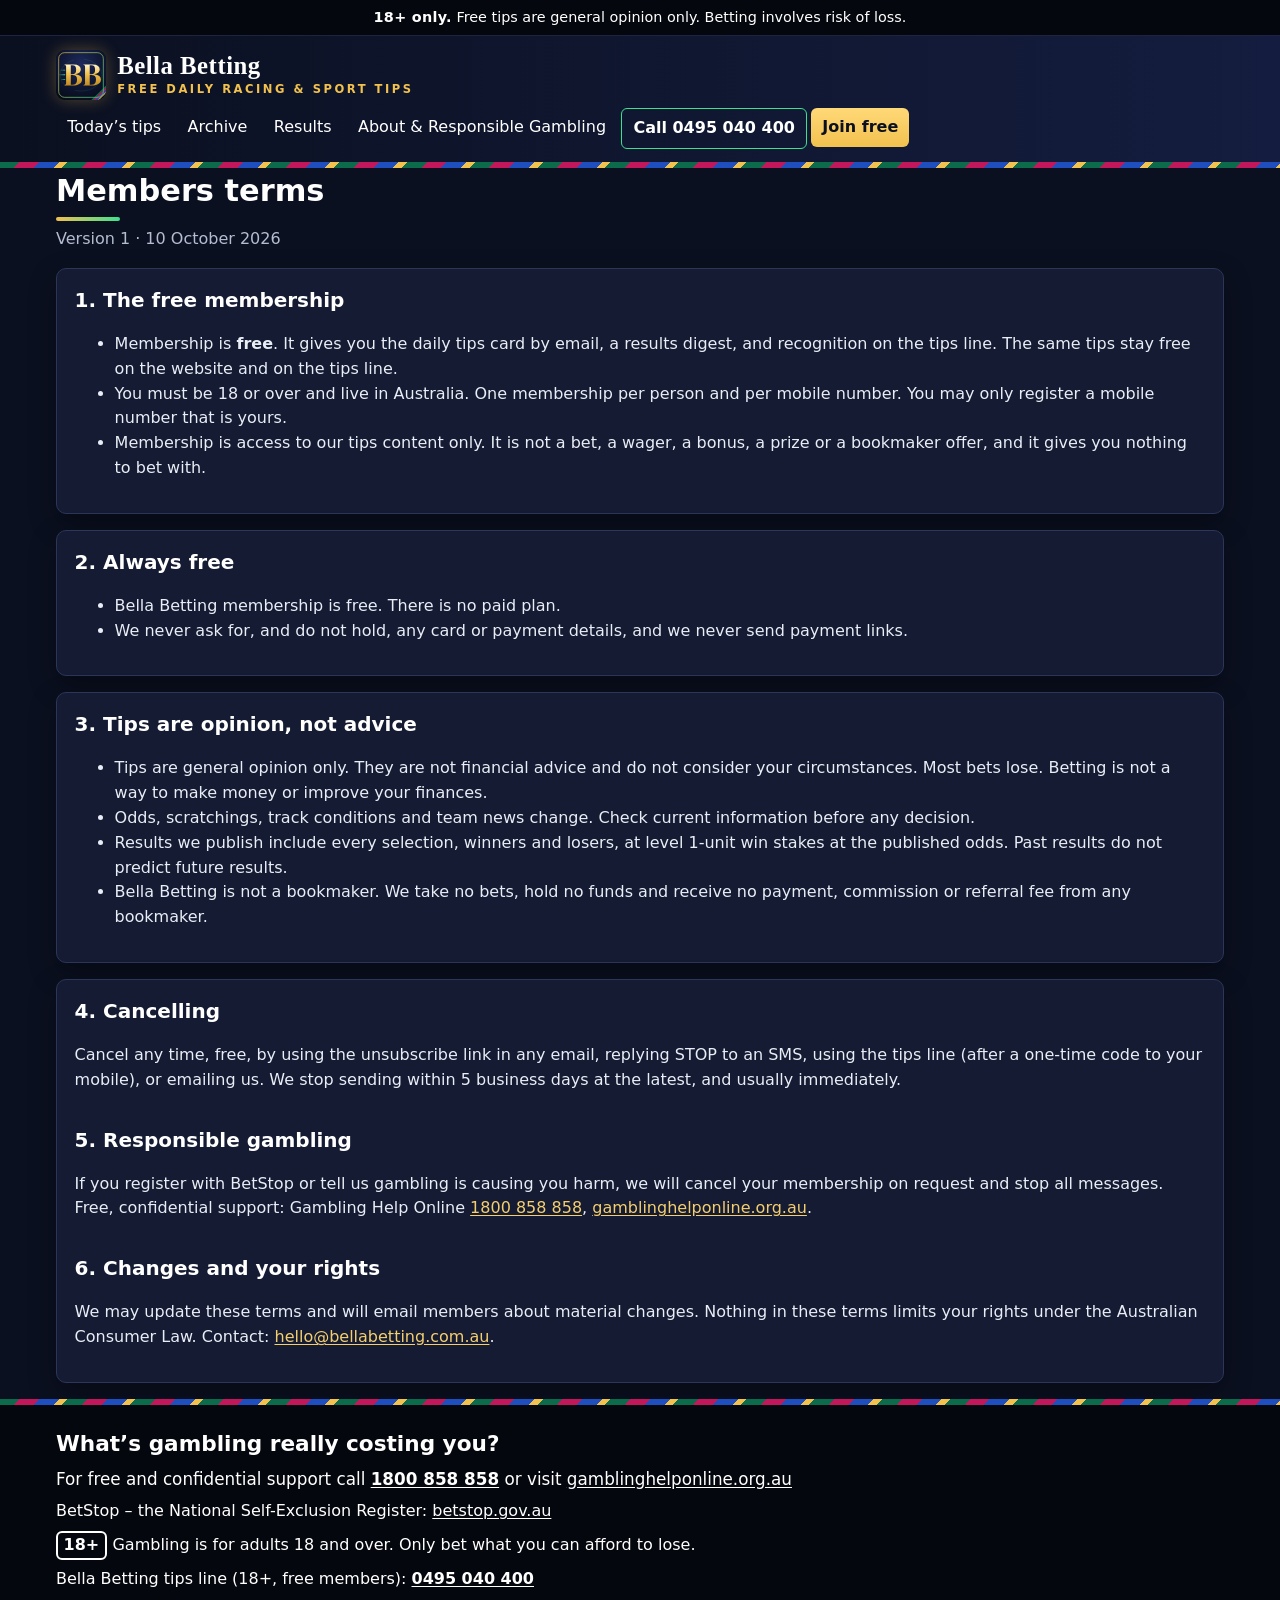
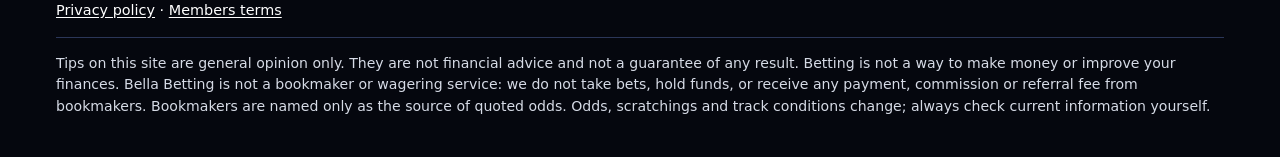
<file: members-terms.html>
<!doctype html>
<html lang="en-AU">
<head>
  <meta charset="utf-8">
  <meta name="viewport" content="width=device-width, initial-scale=1">
  <title>Members Terms | Bella Betting</title>
  <meta name="description" content="Bella Betting free membership terms: free, no card or payment details, cancel any time. 18+.">
  <link rel="canonical" href="https://bellabetting.com.au/members-terms.html">
  <meta name="robots" content="index, follow, max-image-preview:large">
  <meta property="og:type" content="website">
  <meta property="og:site_name" content="Bella Betting">
  <meta property="og:locale" content="en_AU">
  <meta property="og:title" content="Members Terms | Bella Betting">
  <meta property="og:description" content="Bella Betting free membership terms: free, no card or payment details, cancel any time. 18+.">
  <meta property="og:url" content="https://bellabetting.com.au/members-terms.html">
  <meta property="og:image" content="https://bellabetting.com.au/assets/brand/bb-monogram-600.png">
  <meta name="twitter:card" content="summary">
  <meta name="twitter:title" content="Members Terms | Bella Betting">
  <meta name="twitter:description" content="Bella Betting free membership terms: free, no card or payment details, cancel any time. 18+.">
  <meta name="twitter:image" content="https://bellabetting.com.au/assets/brand/bb-monogram-600.png">
  <meta name="theme-color" content="#0b1020">
  <link rel="icon" href="assets/brand/bb-monogram-small.svg" type="image/svg+xml">
  <link rel="icon" href="assets/brand/favicon-32.png" sizes="32x32" type="image/png">
  <link rel="icon" href="assets/brand/favicon.ico" sizes="16x16 32x32 48x48">
  <link rel="apple-touch-icon" href="assets/brand/apple-touch-icon.png">
  <link rel="manifest" href="site.webmanifest">
  <link rel="stylesheet" href="assets/style.css">
  <script src="assets/app.js" defer></script>
</head>
<body data-page="about">
  <a class="skip" href="#main">Skip to content</a>
  <div class="age-strip" role="note"><strong>18+ only.</strong> Free tips are general opinion only. Betting involves risk of loss.</div>
  <header class="site-header">
    <div class="wrap">
      <a class="brand" href="index.html" aria-label="Bella Betting home"><img class="brand-tile" src="assets/brand/bb-monogram.svg" alt="" width="50" height="50"><span class="wordmark">Bella Betting<span>Free daily racing &amp; sport tips</span></span></a>
      <nav aria-label="Main">
        <ul>
        <li><a href="index.html">Today’s tips</a></li>
        <li><a href="archive.html">Archive</a></li>
        <li><a href="results.html">Results</a></li>
        <li><a href="about.html">About &amp; Responsible Gambling</a></li>
        <li><a class="nav-call" href="tel:+61495040400" aria-label="Call the Bella Betting tips line on 0495 040 400">Call 0495 040 400</a></li>
        <li><a class="nav-join" href="join.html">Join free</a></li>
        </ul>
      </nav>
    </div>
  </header>
  <main id="main" class="wrap">
    <h1>Members terms</h1>
    <p class="meta">Version 1 · 10 October 2026</p>
    <div class="card">
      <h2>1. The free membership</h2>
      <ul>
        <li>Membership is <strong>free</strong>. It gives you the daily tips card by email, a results digest, and recognition on the tips line. The same tips stay free on the website and on the tips line.</li>
        <li>You must be 18 or over and live in Australia. One membership per person and per mobile number. You may only register a mobile number that is yours.</li>
        <li>Membership is access to our tips content only. It is not a bet, a wager, a bonus, a prize or a bookmaker offer, and it gives you nothing to bet with.</li>
      </ul>
    </div>
    <div class="card">
      <h2>2. Always free</h2>
      <ul>
        <li>Bella Betting membership is free. There is no paid plan.</li>
        <li>We never ask for, and do not hold, any card or payment details, and we never send payment links.</li>
      </ul>
    </div>
    <div class="card">
      <h2>3. Tips are opinion, not advice</h2>
      <ul>
        <li>Tips are general opinion only. They are not financial advice and do not consider your circumstances. Most bets lose. Betting is not a way to make money or improve your finances.</li>
        <li>Odds, scratchings, track conditions and team news change. Check current information before any decision.</li>
        <li>Results we publish include every selection, winners and losers, at level 1-unit win stakes at the published odds. Past results do not predict future results.</li>
        <li>Bella Betting is not a bookmaker. We take no bets, hold no funds and receive no payment, commission or referral fee from any bookmaker.</li>
      </ul>
    </div>
    <div class="card">
      <h2>4. Cancelling</h2>
      <p>Cancel any time, free, by using the unsubscribe link in any email, replying STOP to an SMS, using the tips line (after a one-time code to your mobile), or emailing us. We stop sending within 5 business days at the latest, and usually immediately.</p>
      <h2>5. Responsible gambling</h2>
      <p>If you register with BetStop or tell us gambling is causing you harm, we will cancel your membership on request and stop all messages. Free, confidential support: Gambling Help Online <a href="tel:1800858858">1800 858 858</a>, <a href="https://www.gamblinghelponline.org.au" rel="noopener">gamblinghelponline.org.au</a>.</p>
      <h2>6. Changes and your rights</h2>
      <p>We may update these terms and will email members about material changes. Nothing in these terms limits your rights under the Australian Consumer Law. Contact: <a href="mailto:hello@bellabetting.com.au">hello@bellabetting.com.au</a>.</p>
    </div>
  </main>
  <footer class="rg-footer" aria-label="Responsible gambling">
    <div class="wrap">
      <p class="rg-tagline" id="rg-tagline">Chances are you’re about to lose.</p>
      <p class="rg-cta">For free and confidential support call <a href="tel:1800858858"><strong>1800 858 858</strong></a> or visit <a href="https://www.gamblinghelponline.org.au" rel="noopener">gamblinghelponline.org.au</a></p>
      <p>BetStop – the National Self-Exclusion Register: <a href="https://www.betstop.gov.au" rel="noopener">betstop.gov.au</a></p>
      <p><span class="age18" aria-hidden="true">18+</span>Gambling is for adults 18 and over. Only bet what you can afford to lose.</p>
      <p class="tipsline">Bella Betting tips line (18+, free members): <a href="tel:+61495040400">0495 040 400</a></p>
      <p class="small"><a href="privacy.html">Privacy policy</a> · <a href="members-terms.html">Members terms</a></p>
      <p class="disclaimer">Tips on this site are general opinion only. They are not financial advice and not a guarantee of any result. Betting is not a way to make money or improve your finances. Bella Betting is not a bookmaker or wagering service: we do not take bets, hold funds, or receive any payment, commission or referral fee from bookmakers. Bookmakers are named only as the source of quoted odds. Odds, scratchings and track conditions change; always check current information yourself.</p>
    </div>
  </footer>
</body>
</html>
</file>
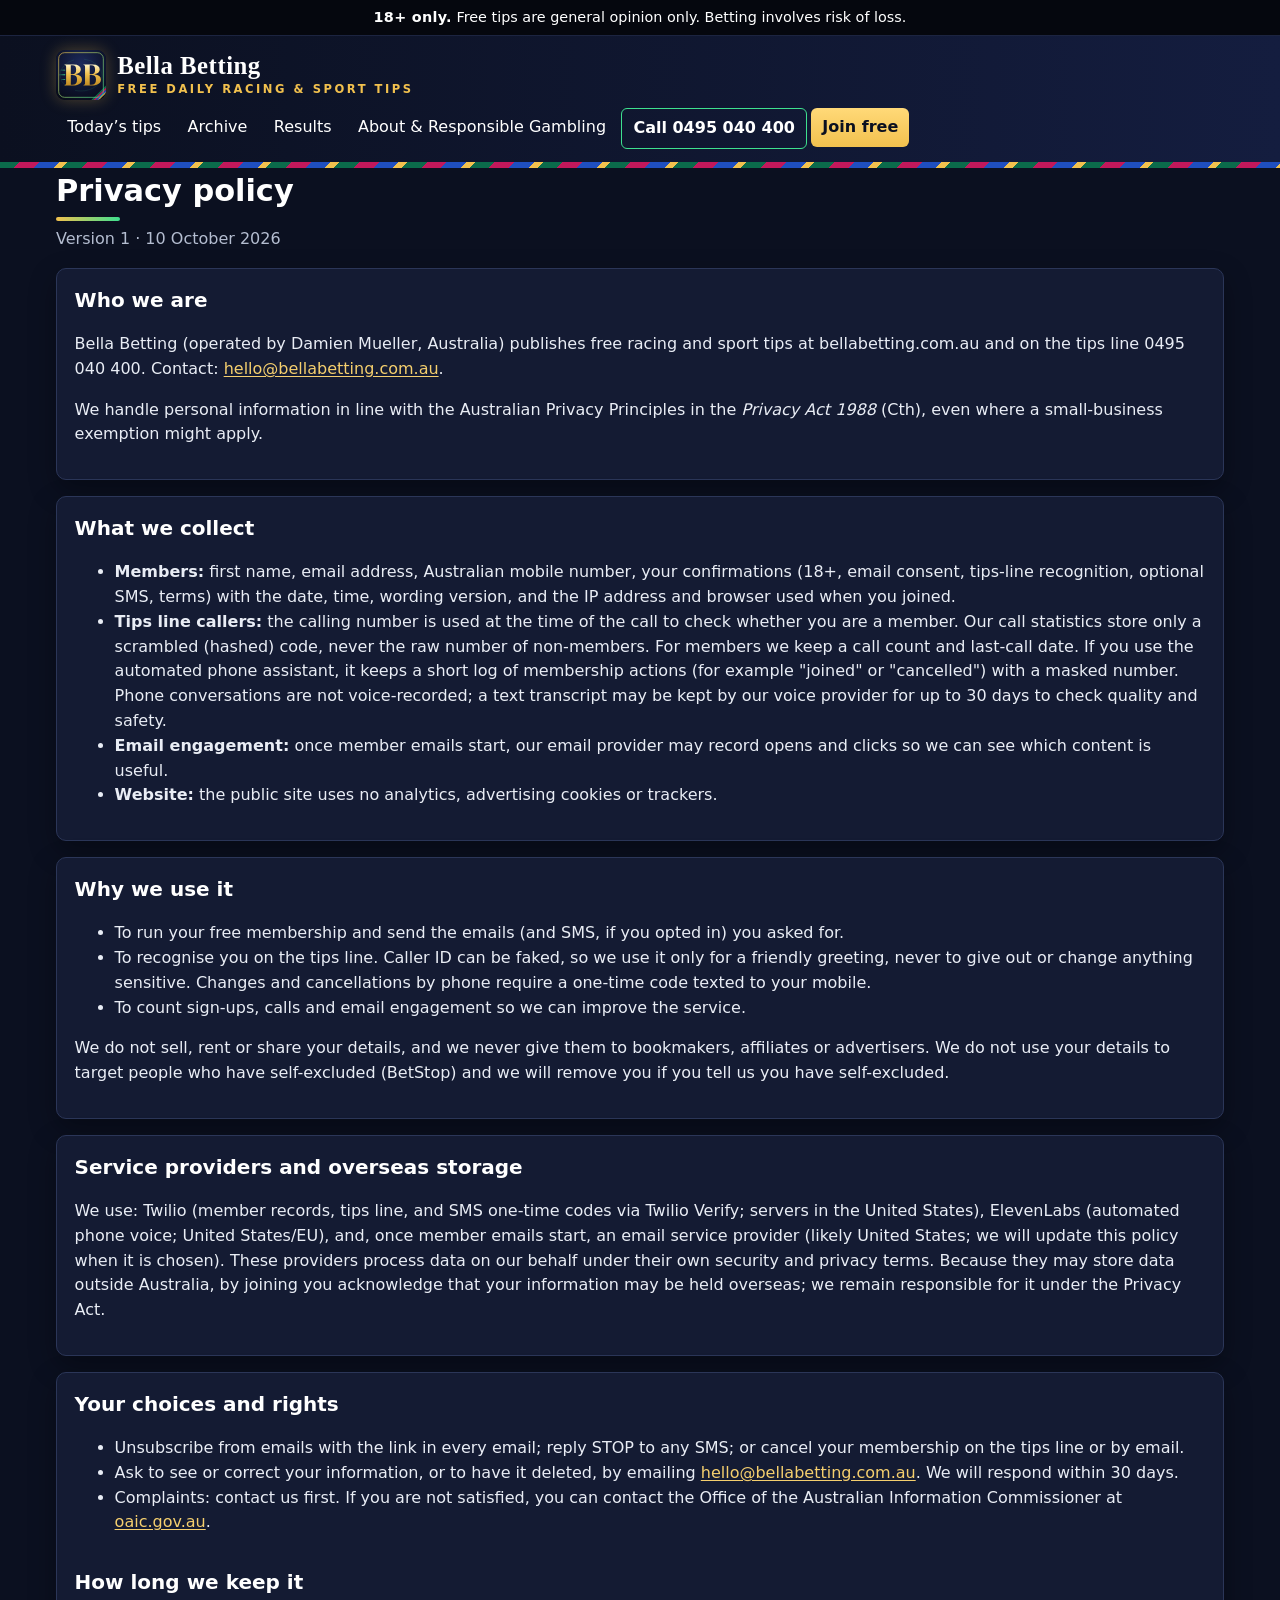
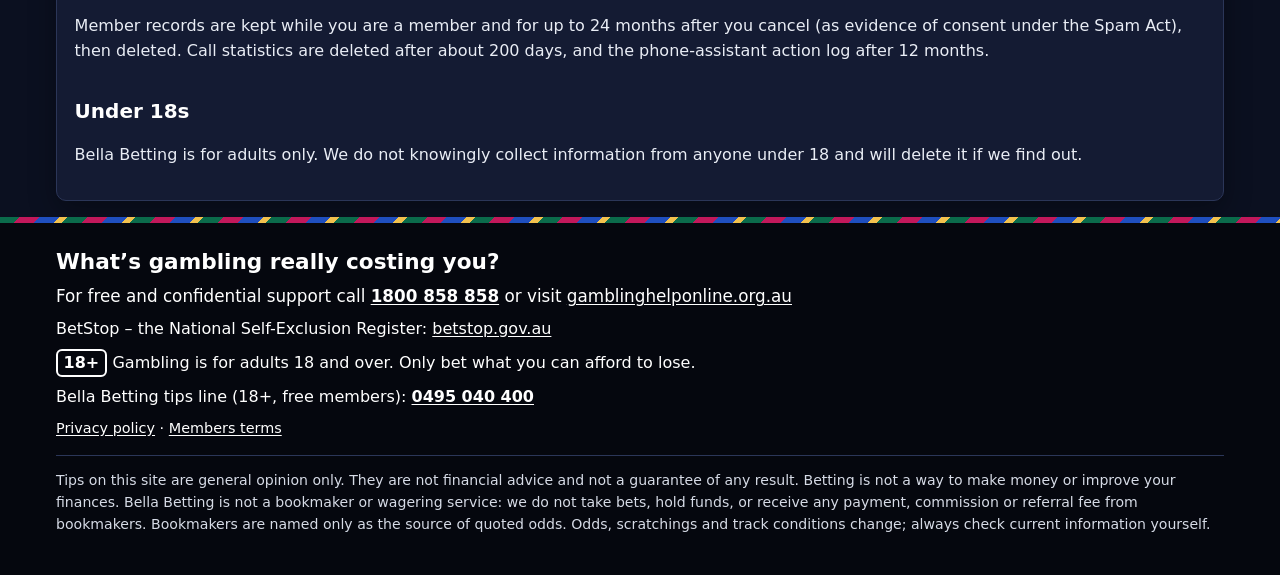
<file: privacy.html>
<!doctype html>
<html lang="en-AU">
<head>
  <meta charset="utf-8">
  <meta name="viewport" content="width=device-width, initial-scale=1">
  <title>Privacy Policy | Bella Betting</title>
  <meta name="description" content="How Bella Betting collects, uses and protects member and caller information.">
  <link rel="canonical" href="https://bellabetting.com.au/privacy.html">
  <meta name="robots" content="index, follow, max-image-preview:large">
  <meta property="og:type" content="website">
  <meta property="og:site_name" content="Bella Betting">
  <meta property="og:locale" content="en_AU">
  <meta property="og:title" content="Privacy Policy | Bella Betting">
  <meta property="og:description" content="How Bella Betting collects, uses and protects member and caller information.">
  <meta property="og:url" content="https://bellabetting.com.au/privacy.html">
  <meta property="og:image" content="https://bellabetting.com.au/assets/brand/bb-monogram-600.png">
  <meta name="twitter:card" content="summary">
  <meta name="twitter:title" content="Privacy Policy | Bella Betting">
  <meta name="twitter:description" content="How Bella Betting collects, uses and protects member and caller information.">
  <meta name="twitter:image" content="https://bellabetting.com.au/assets/brand/bb-monogram-600.png">
  <meta name="theme-color" content="#0b1020">
  <link rel="icon" href="assets/brand/bb-monogram-small.svg" type="image/svg+xml">
  <link rel="icon" href="assets/brand/favicon-32.png" sizes="32x32" type="image/png">
  <link rel="icon" href="assets/brand/favicon.ico" sizes="16x16 32x32 48x48">
  <link rel="apple-touch-icon" href="assets/brand/apple-touch-icon.png">
  <link rel="manifest" href="site.webmanifest">
  <link rel="stylesheet" href="assets/style.css">
  <script src="assets/app.js" defer></script>
</head>
<body data-page="about">
  <a class="skip" href="#main">Skip to content</a>
  <div class="age-strip" role="note"><strong>18+ only.</strong> Free tips are general opinion only. Betting involves risk of loss.</div>
  <header class="site-header">
    <div class="wrap">
      <a class="brand" href="index.html" aria-label="Bella Betting home"><img class="brand-tile" src="assets/brand/bb-monogram.svg" alt="" width="50" height="50"><span class="wordmark">Bella Betting<span>Free daily racing &amp; sport tips</span></span></a>
      <nav aria-label="Main">
        <ul>
        <li><a href="index.html">Today’s tips</a></li>
        <li><a href="archive.html">Archive</a></li>
        <li><a href="results.html">Results</a></li>
        <li><a href="about.html">About &amp; Responsible Gambling</a></li>
        <li><a class="nav-call" href="tel:+61495040400" aria-label="Call the Bella Betting tips line on 0495 040 400">Call 0495 040 400</a></li>
        <li><a class="nav-join" href="join.html">Join free</a></li>
        </ul>
      </nav>
    </div>
  </header>
  <main id="main" class="wrap">
    <h1>Privacy policy</h1>
    <p class="meta">Version 1 · 10 October 2026</p>
    <div class="card">
      <h2>Who we are</h2>
      <p>Bella Betting (operated by Damien Mueller, Australia) publishes free racing and sport tips at bellabetting.com.au and on the tips line 0495 040 400. Contact: <a href="mailto:hello@bellabetting.com.au">hello@bellabetting.com.au</a>.</p>
      <p>We handle personal information in line with the Australian Privacy Principles in the <em>Privacy Act 1988</em> (Cth), even where a small-business exemption might apply.</p>
    </div>
    <div class="card">
      <h2>What we collect</h2>
      <ul>
        <li><strong>Members:</strong> first name, email address, Australian mobile number, your confirmations (18+, email consent, tips-line recognition, optional SMS, terms) with the date, time, wording version, and the IP address and browser used when you joined.</li>
        <li><strong>Tips line callers:</strong> the calling number is used at the time of the call to check whether you are a member. Our call statistics store only a scrambled (hashed) code, never the raw number of non-members. For members we keep a call count and last-call date. If you use the automated phone assistant, it keeps a short log of membership actions (for example "joined" or "cancelled") with a masked number. Phone conversations are not voice-recorded; a text transcript may be kept by our voice provider for up to 30 days to check quality and safety.</li>
        <li><strong>Email engagement:</strong> once member emails start, our email provider may record opens and clicks so we can see which content is useful.</li>
        <li><strong>Website:</strong> the public site uses no analytics, advertising cookies or trackers.</li>
      </ul>
    </div>
    <div class="card">
      <h2>Why we use it</h2>
      <ul>
        <li>To run your free membership and send the emails (and SMS, if you opted in) you asked for.</li>
        <li>To recognise you on the tips line. Caller ID can be faked, so we use it only for a friendly greeting, never to give out or change anything sensitive. Changes and cancellations by phone require a one-time code texted to your mobile.</li>
        <li>To count sign-ups, calls and email engagement so we can improve the service.</li>
      </ul>
      <p>We do not sell, rent or share your details, and we never give them to bookmakers, affiliates or advertisers. We do not use your details to target people who have self-excluded (BetStop) and we will remove you if you tell us you have self-excluded.</p>
    </div>
    <div class="card">
      <h2>Service providers and overseas storage</h2>
      <p>We use: Twilio (member records, tips line, and SMS one-time codes via Twilio Verify; servers in the United States), ElevenLabs (automated phone voice; United States/EU), and, once member emails start, an email service provider (likely United States; we will update this policy when it is chosen). These providers process data on our behalf under their own security and privacy terms. Because they may store data outside Australia, by joining you acknowledge that your information may be held overseas; we remain responsible for it under the Privacy Act.</p>
    </div>
    <div class="card">
      <h2>Your choices and rights</h2>
      <ul>
        <li>Unsubscribe from emails with the link in every email; reply STOP to any SMS; or cancel your membership on the tips line or by email.</li>
        <li>Ask to see or correct your information, or to have it deleted, by emailing <a href="mailto:hello@bellabetting.com.au">hello@bellabetting.com.au</a>. We will respond within 30 days.</li>
        <li>Complaints: contact us first. If you are not satisfied, you can contact the Office of the Australian Information Commissioner at <a href="https://www.oaic.gov.au" rel="noopener">oaic.gov.au</a>.</li>
      </ul>
      <h2>How long we keep it</h2>
      <p>Member records are kept while you are a member and for up to 24 months after you cancel (as evidence of consent under the Spam Act), then deleted. Call statistics are deleted after about 200 days, and the phone-assistant action log after 12 months.</p>
      <h2>Under 18s</h2>
      <p>Bella Betting is for adults only. We do not knowingly collect information from anyone under 18 and will delete it if we find out.</p>
    </div>
  </main>
  <footer class="rg-footer" aria-label="Responsible gambling">
    <div class="wrap">
      <p class="rg-tagline" id="rg-tagline">Chances are you’re about to lose.</p>
      <p class="rg-cta">For free and confidential support call <a href="tel:1800858858"><strong>1800 858 858</strong></a> or visit <a href="https://www.gamblinghelponline.org.au" rel="noopener">gamblinghelponline.org.au</a></p>
      <p>BetStop – the National Self-Exclusion Register: <a href="https://www.betstop.gov.au" rel="noopener">betstop.gov.au</a></p>
      <p><span class="age18" aria-hidden="true">18+</span>Gambling is for adults 18 and over. Only bet what you can afford to lose.</p>
      <p class="tipsline">Bella Betting tips line (18+, free members): <a href="tel:+61495040400">0495 040 400</a></p>
      <p class="small"><a href="privacy.html">Privacy policy</a> · <a href="members-terms.html">Members terms</a></p>
      <p class="disclaimer">Tips on this site are general opinion only. They are not financial advice and not a guarantee of any result. Betting is not a way to make money or improve your finances. Bella Betting is not a bookmaker or wagering service: we do not take bets, hold funds, or receive any payment, commission or referral fee from bookmakers. Bookmakers are named only as the source of quoted odds. Odds, scratchings and track conditions change; always check current information yourself.</p>
    </div>
  </footer>
</body>
</html>
</file>
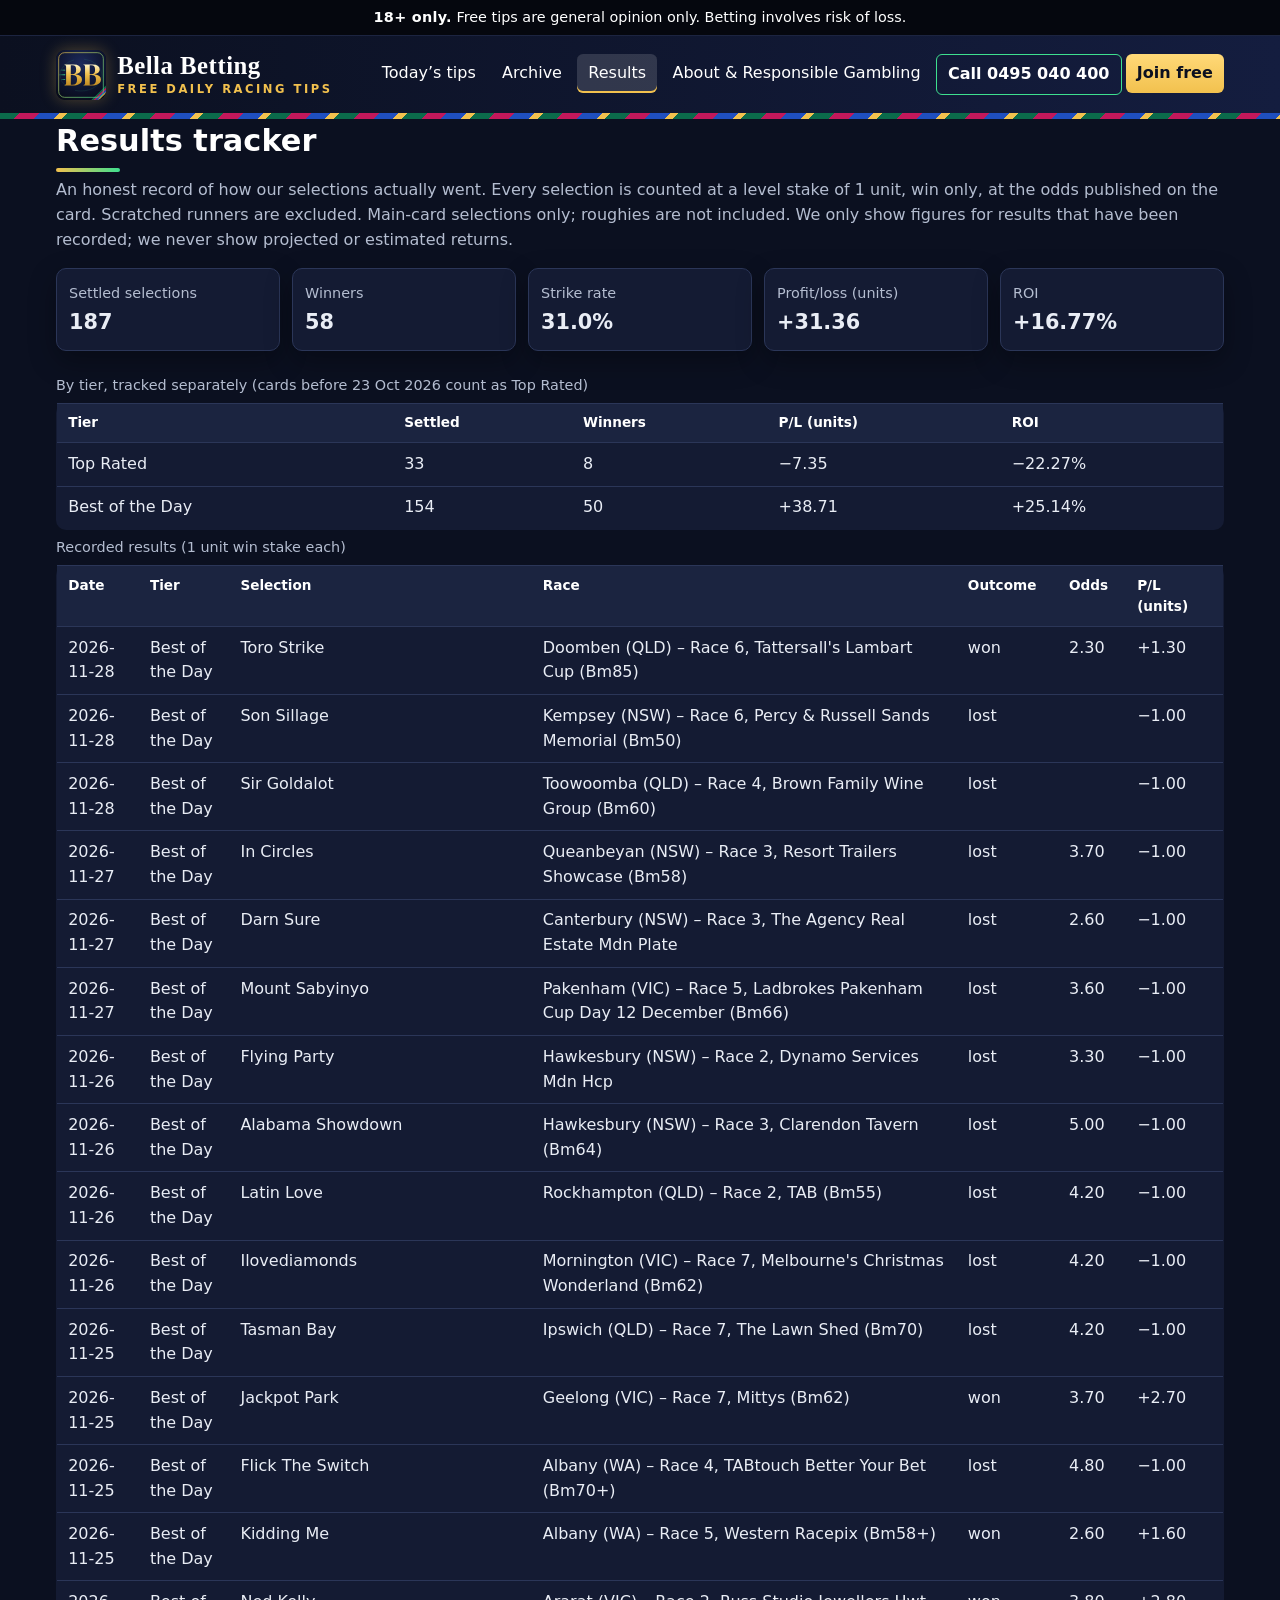
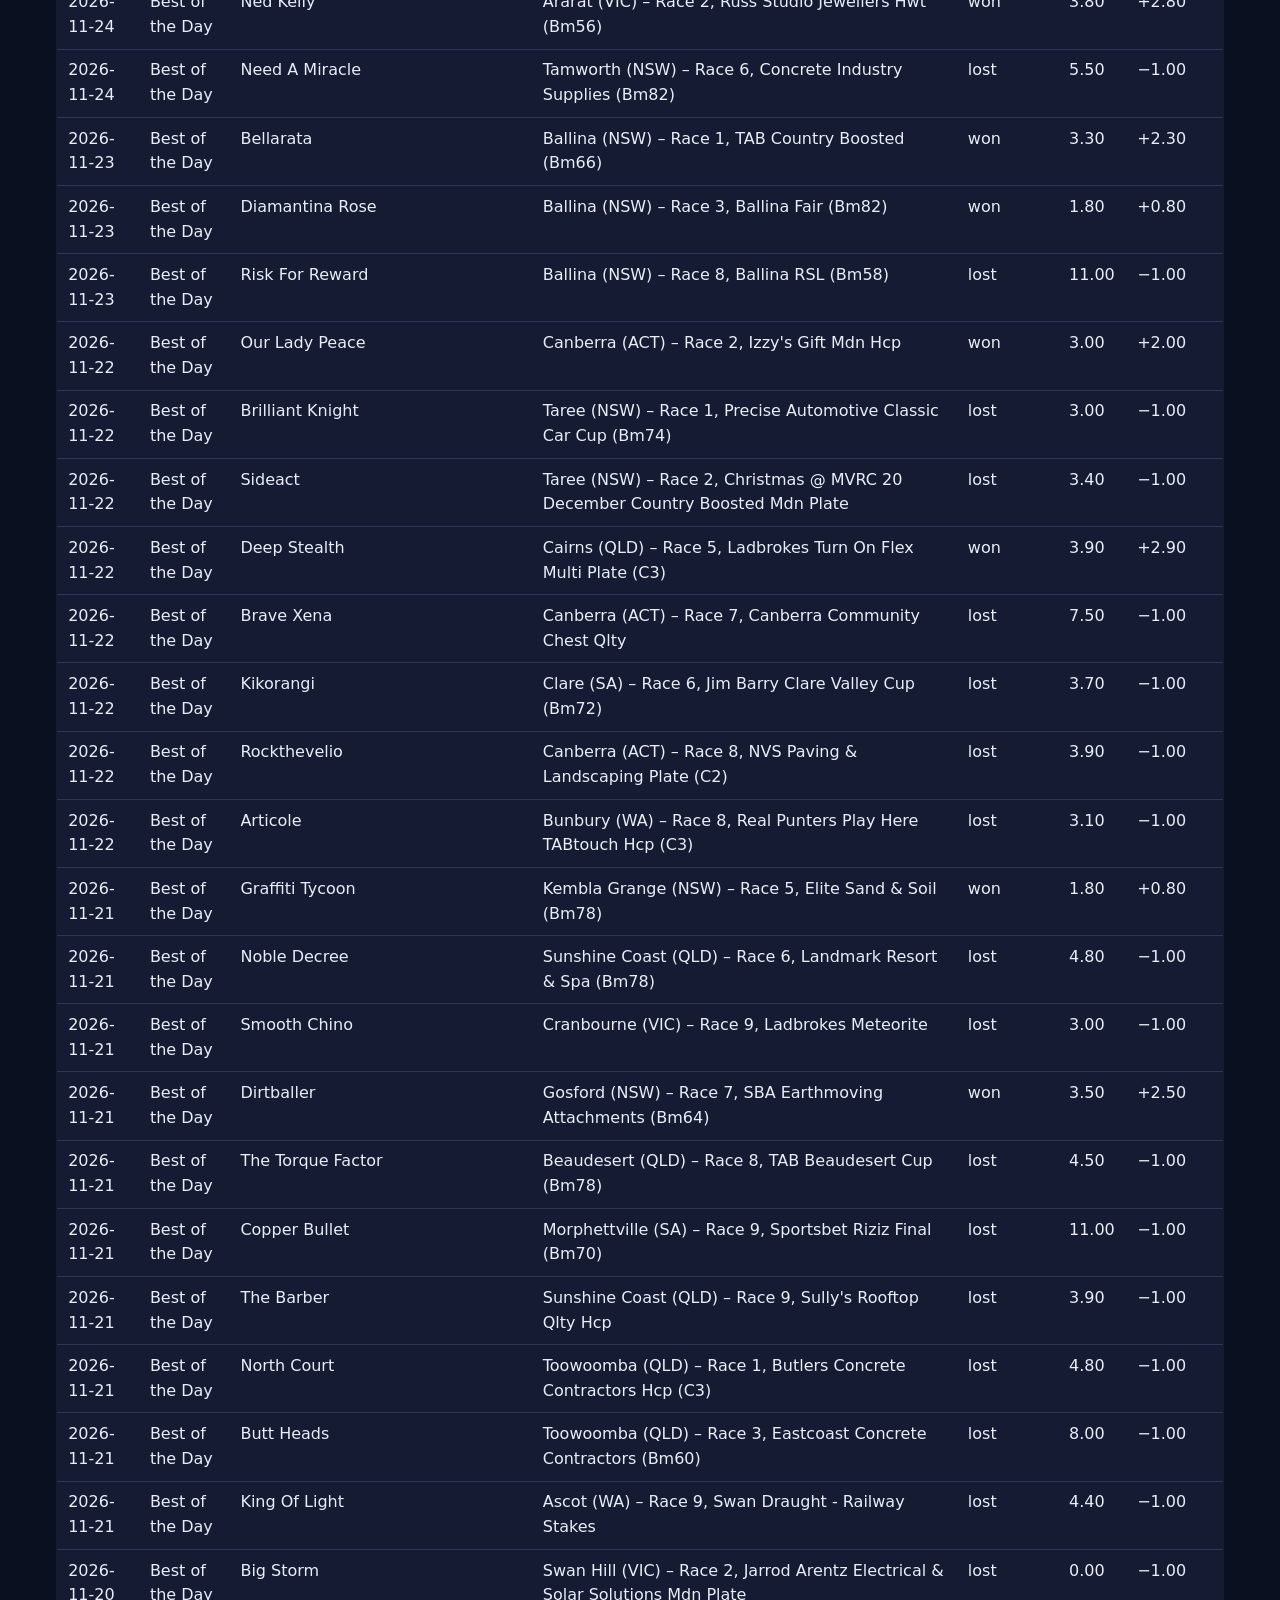
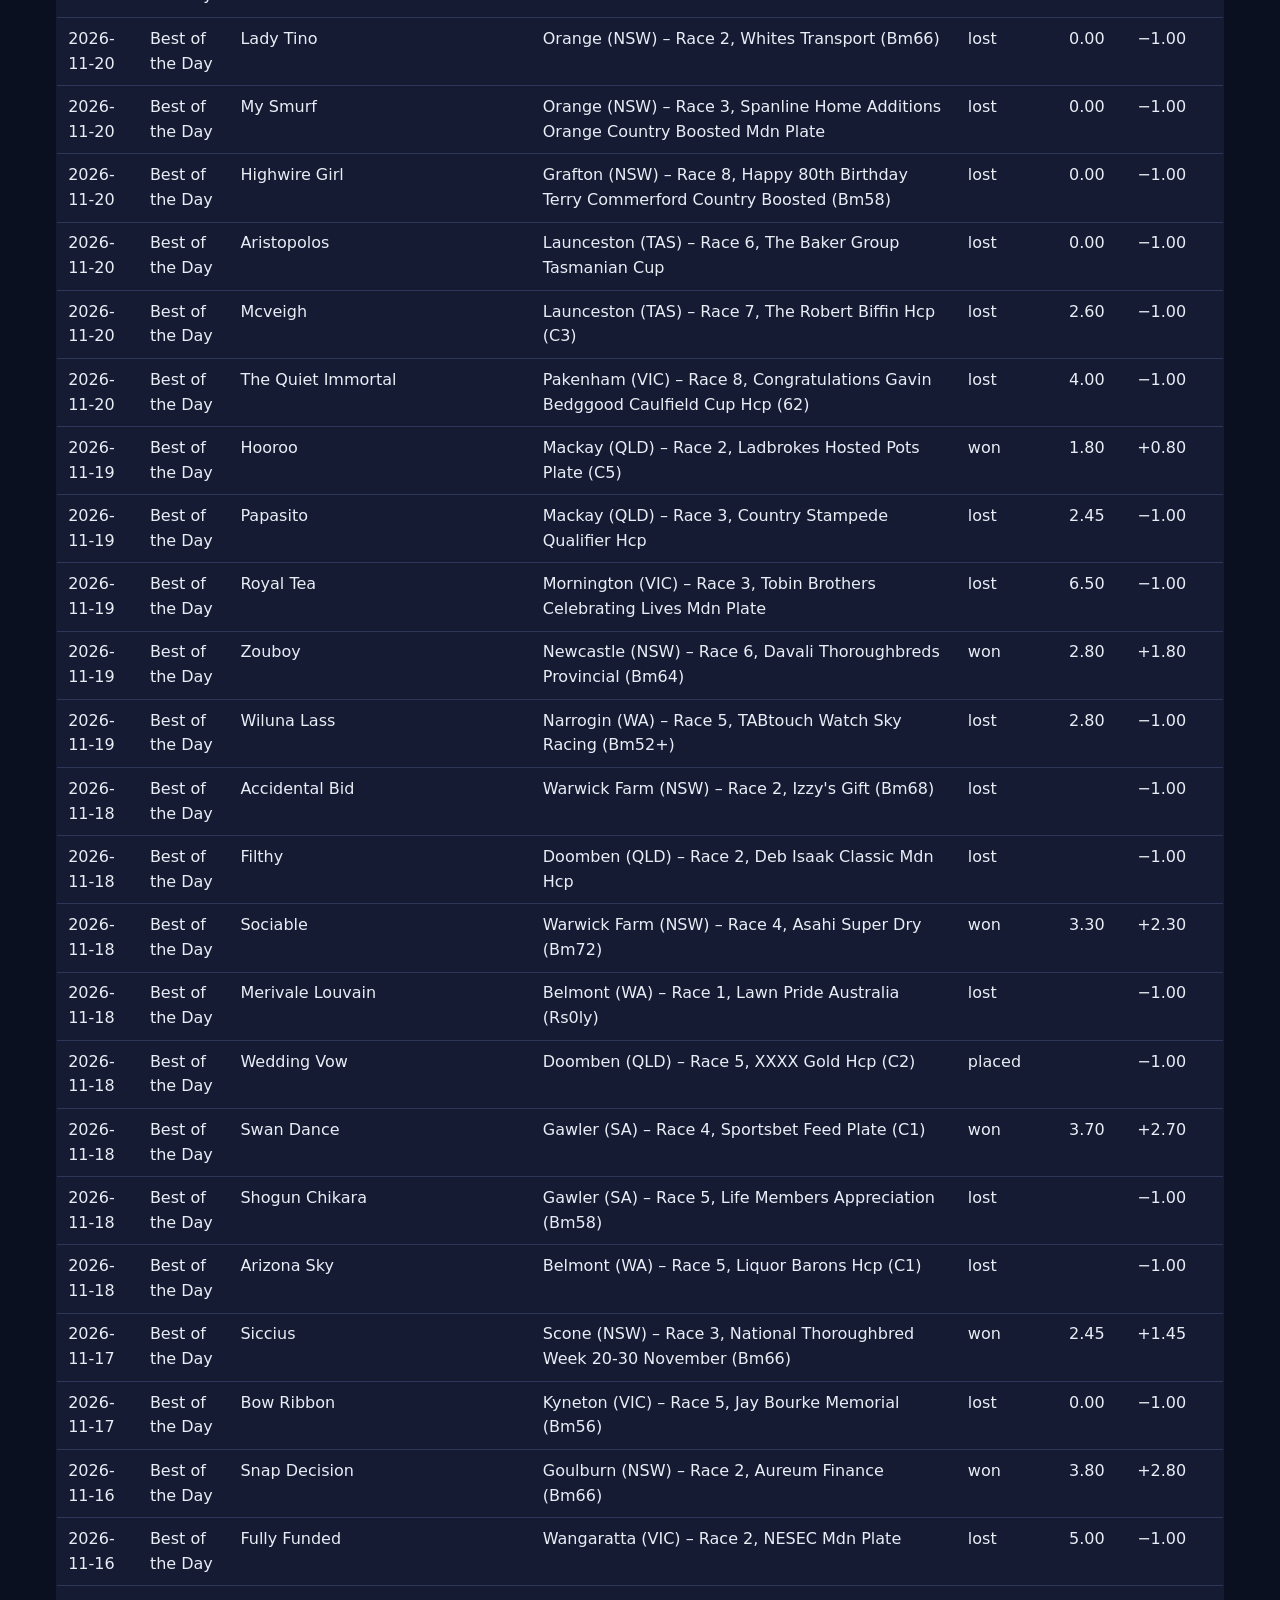
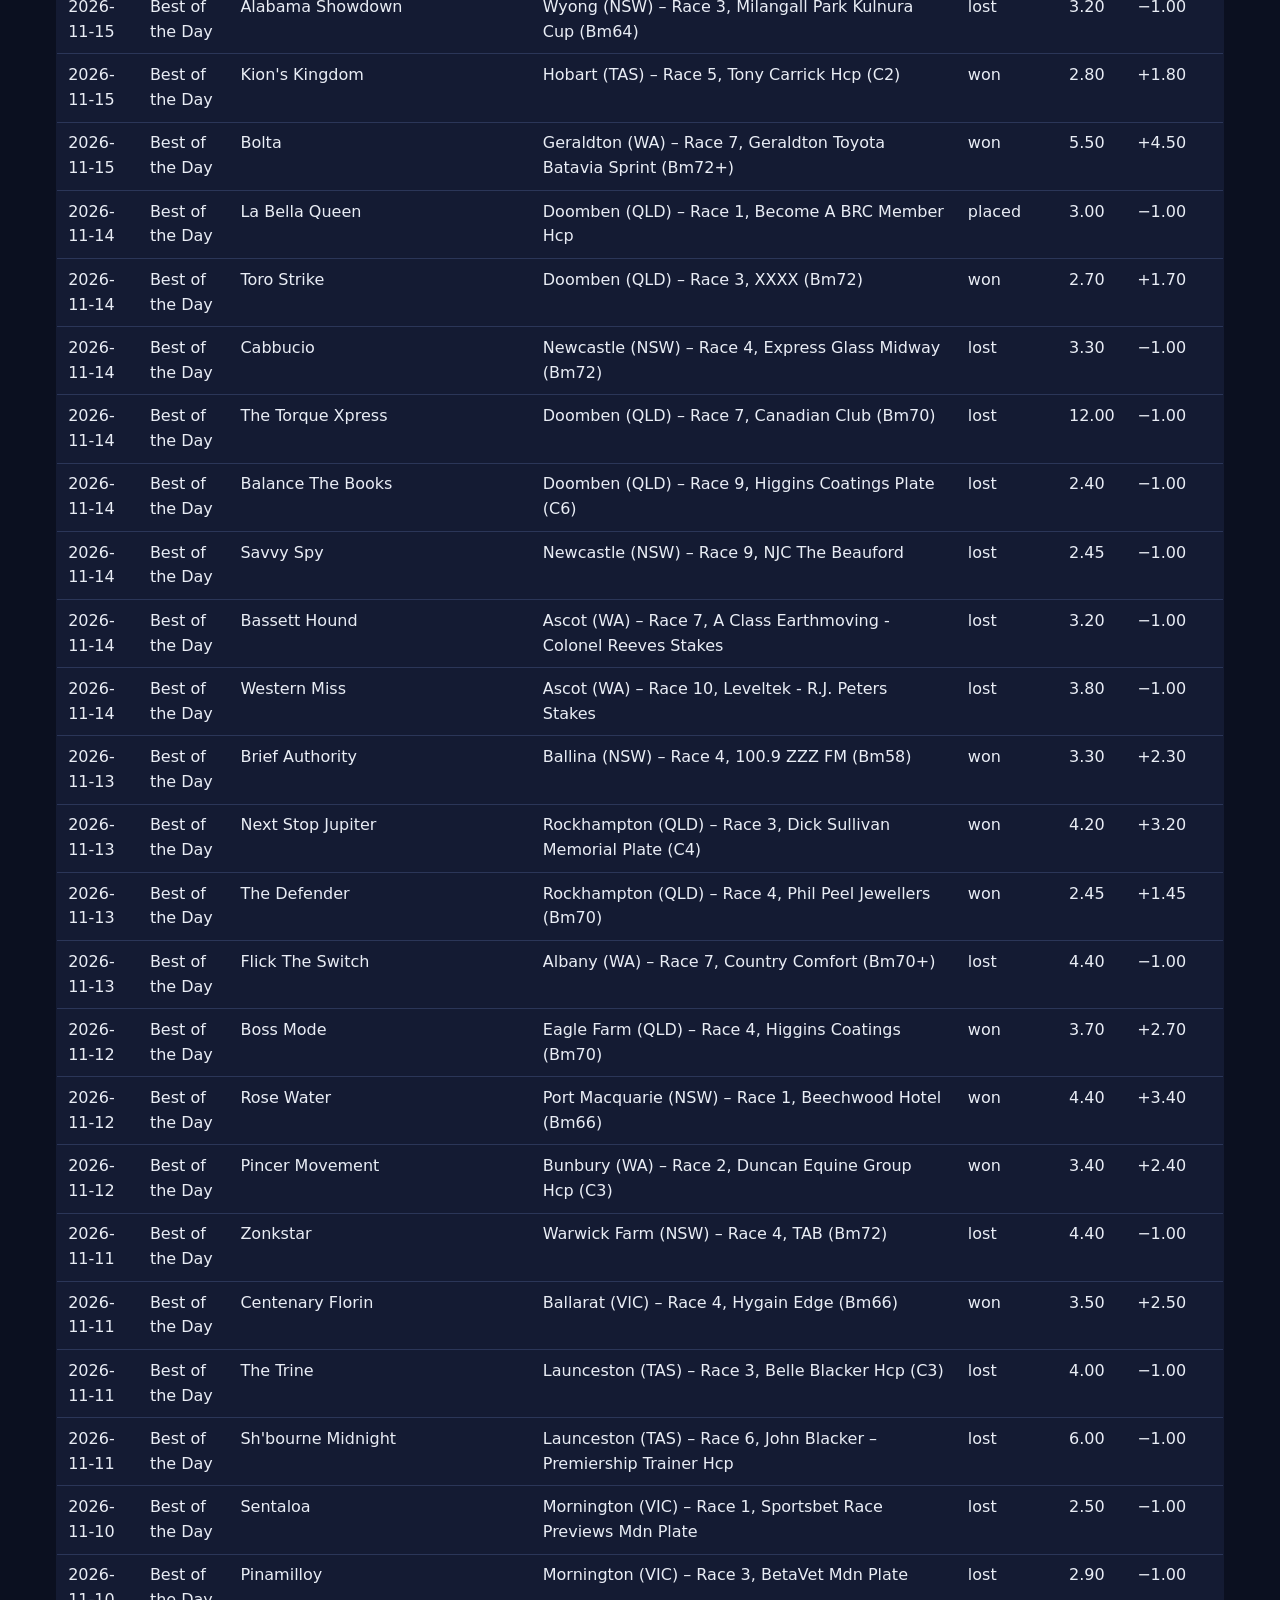
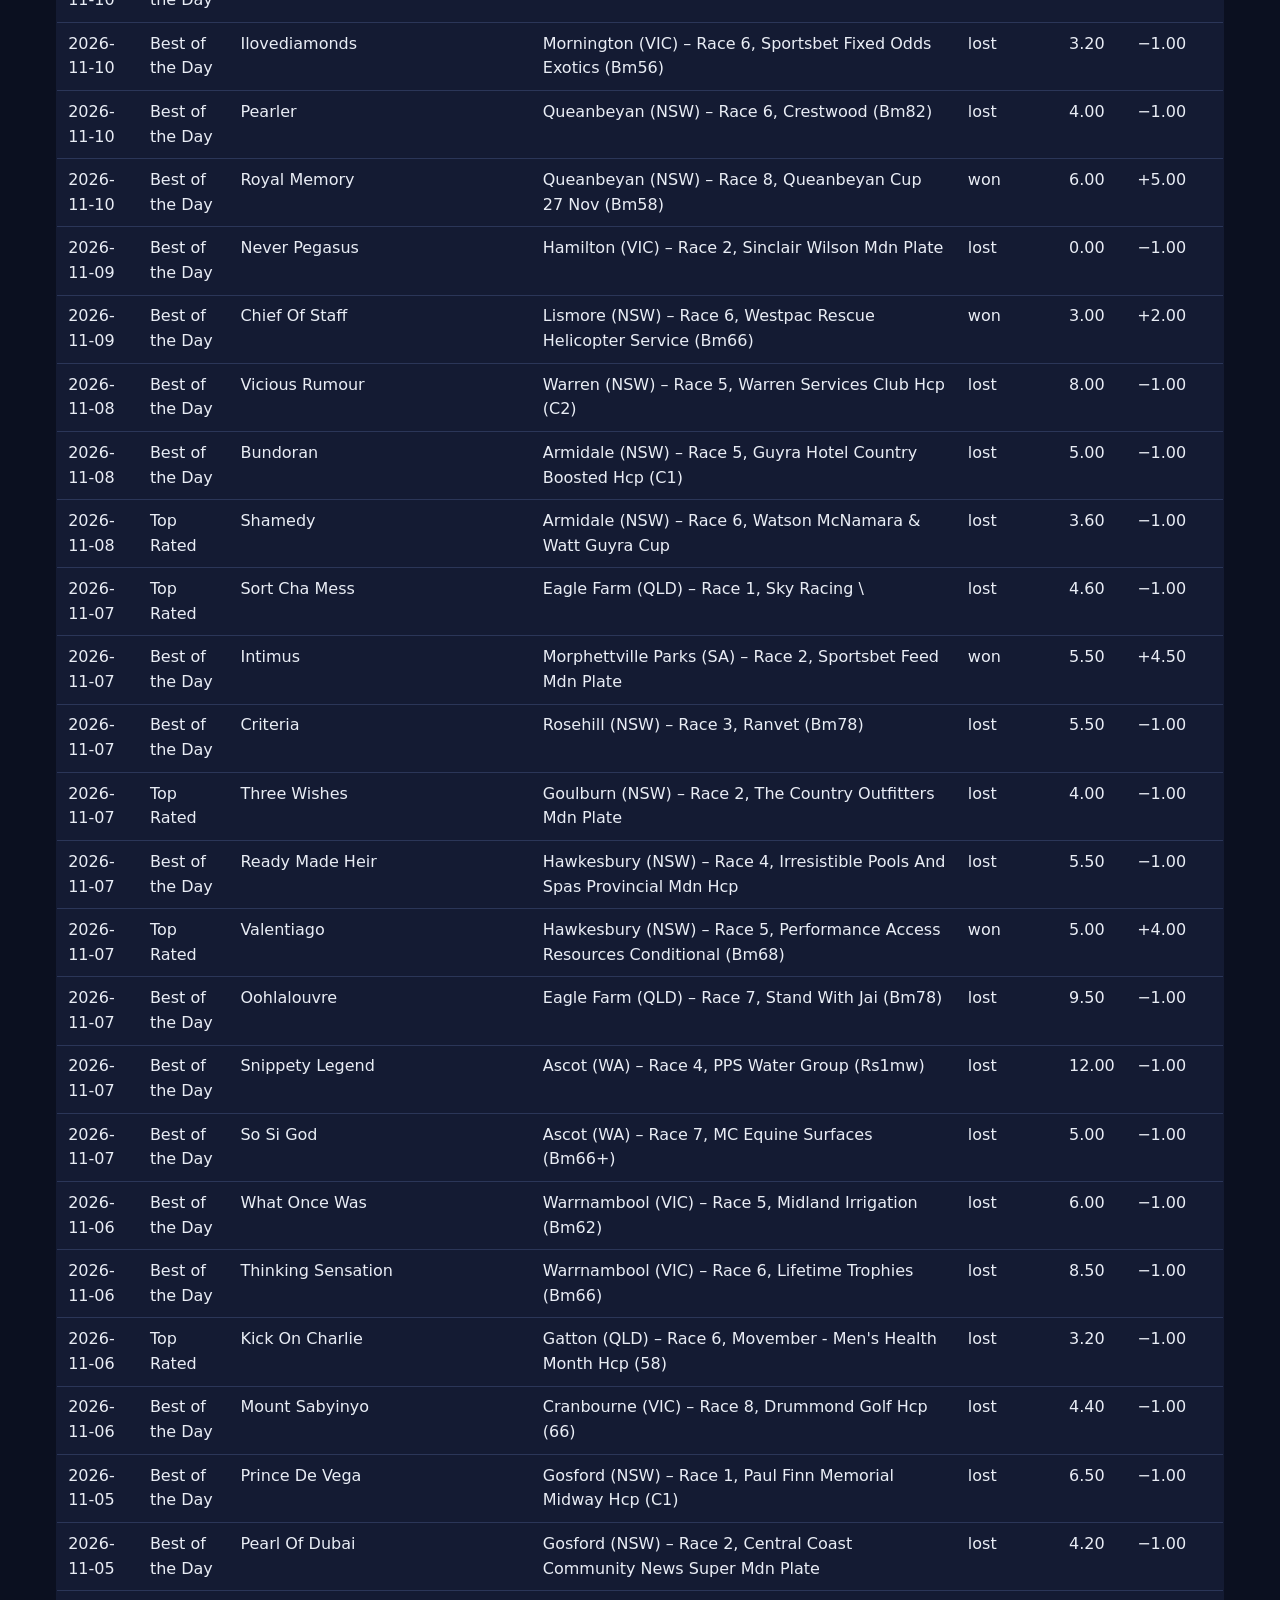
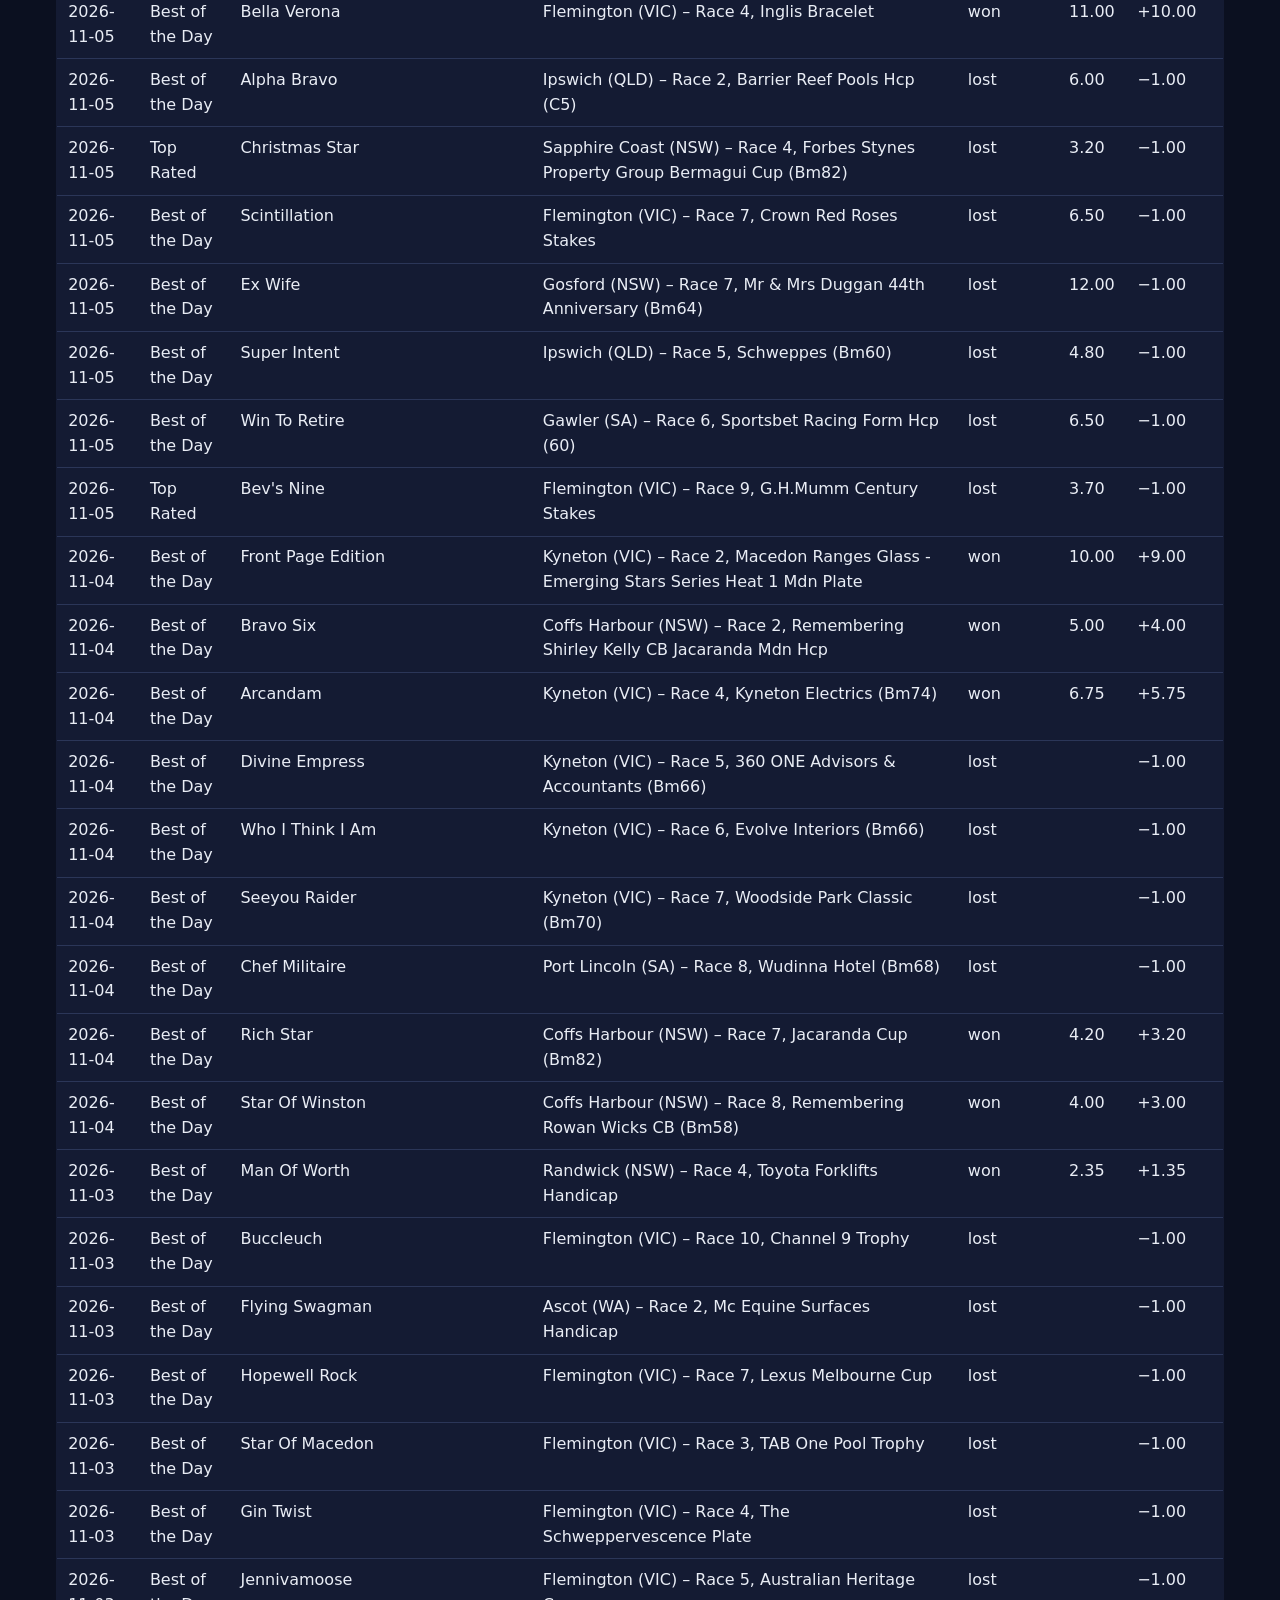
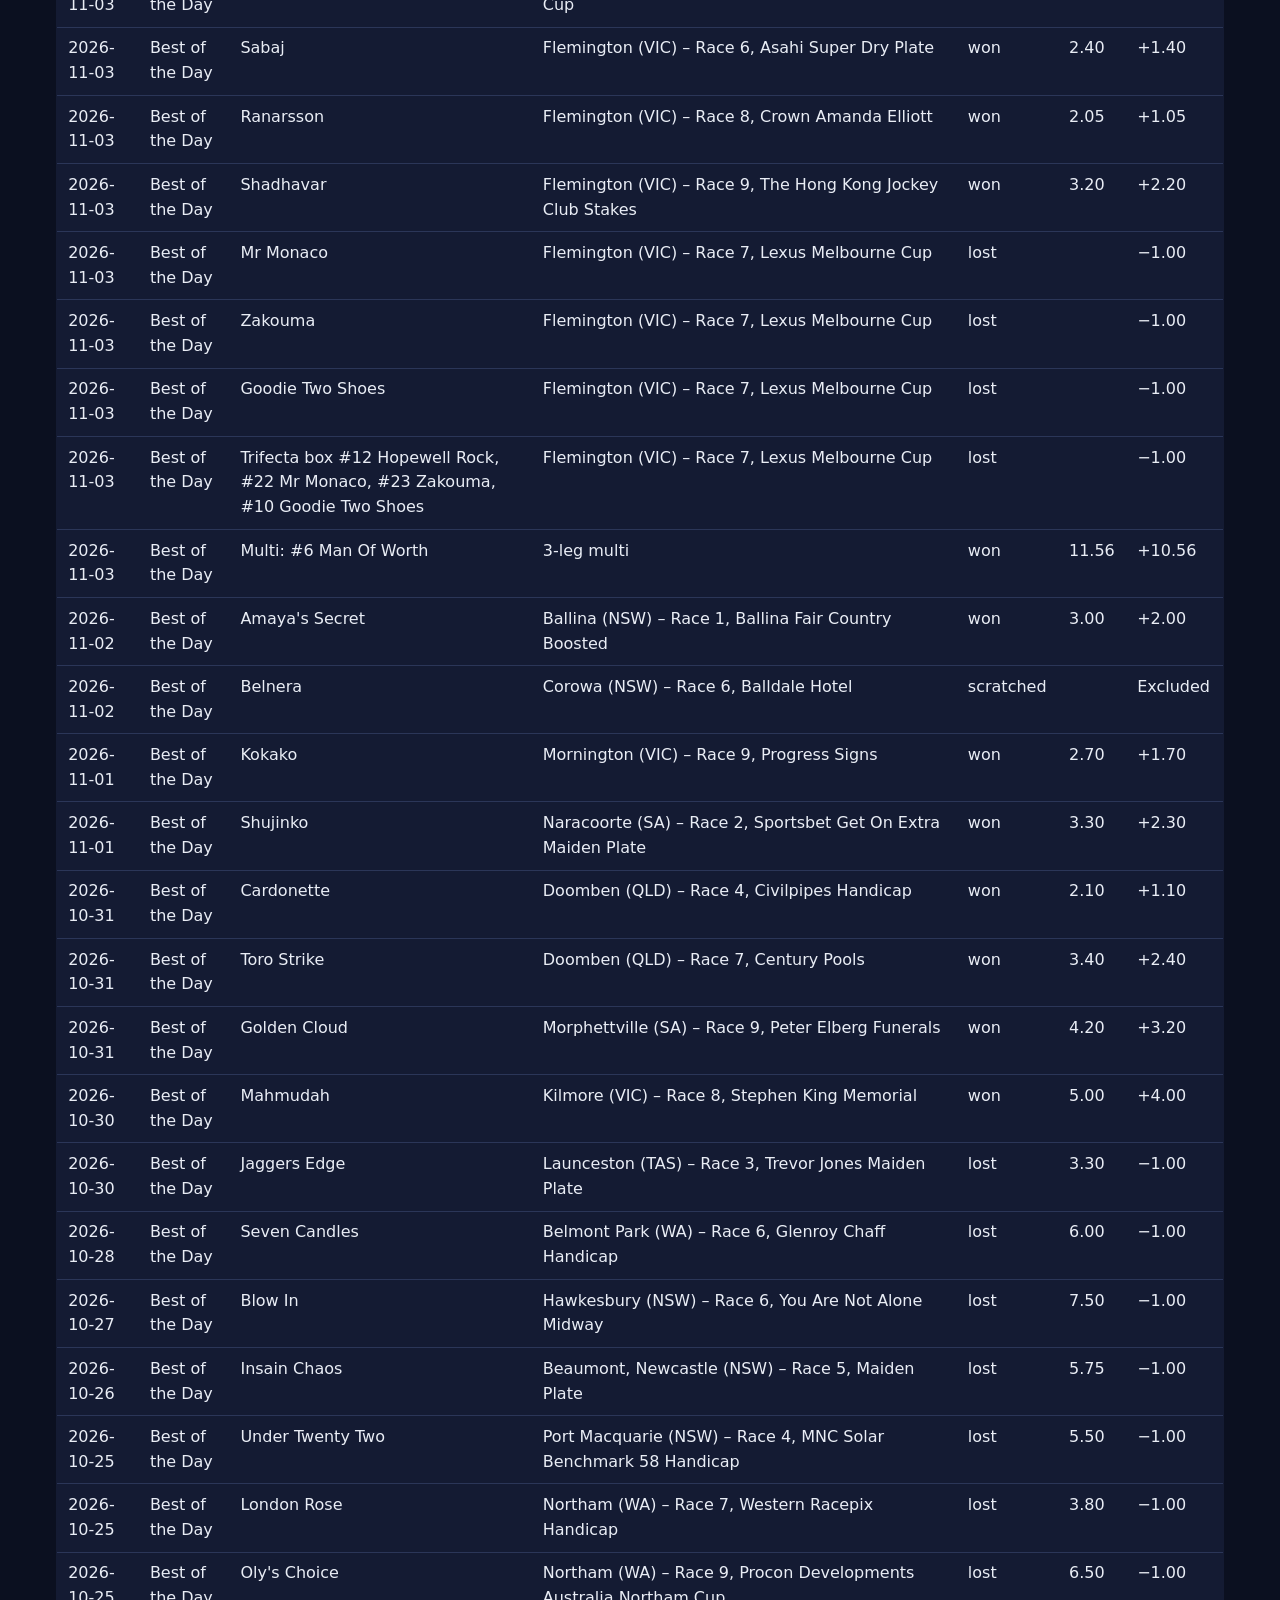
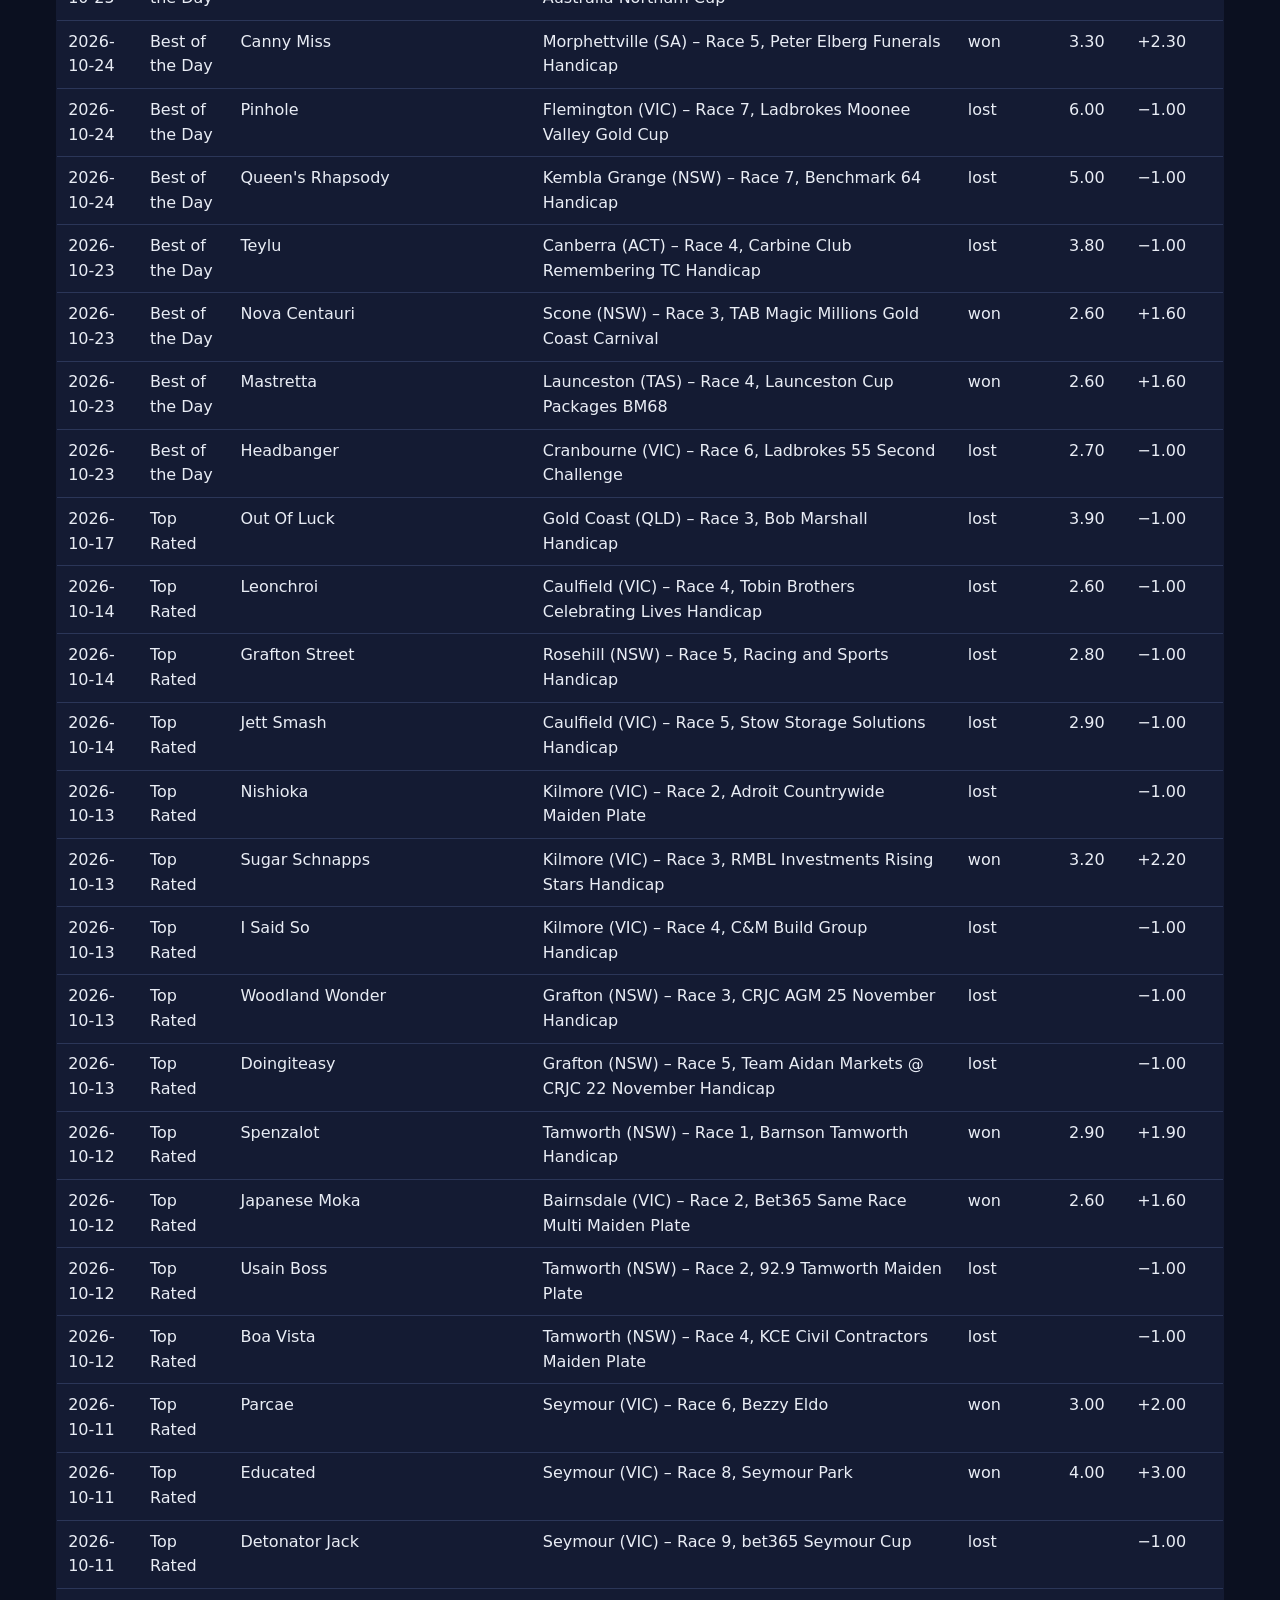
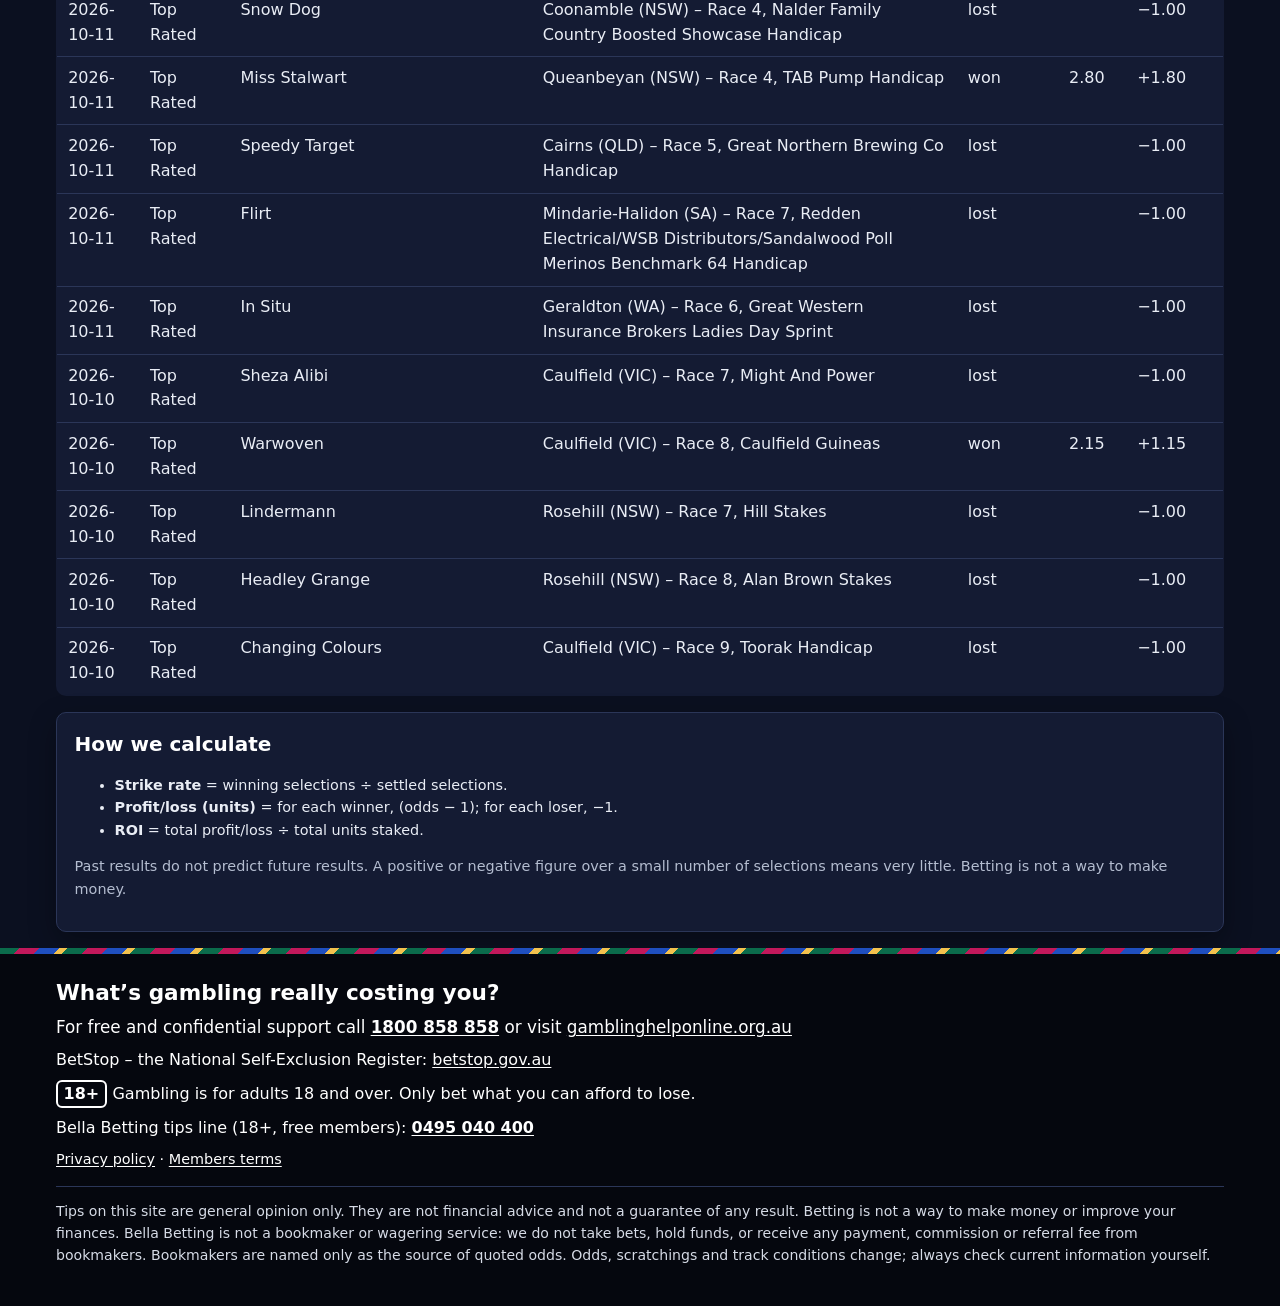
<file: results.html>
<!doctype html>
<html lang="en-AU">
<head>
  <meta charset="utf-8">
  <meta name="viewport" content="width=device-width, initial-scale=1">
  <title>Results Tracker – Every Selection Recorded | Bella Betting</title>
  <meta name="description" content="Bella Betting records every published selection, wins and losses, so members can see the full record. Past results do not predict future results. 18+.">
  <link rel="canonical" href="https://bellabetting.com.au/results.html">
  <meta name="robots" content="index, follow, max-image-preview:large">
  <meta property="og:type" content="website">
  <meta property="og:site_name" content="Bella Betting">
  <meta property="og:locale" content="en_AU">
  <meta property="og:title" content="Results Tracker – Every Selection Recorded | Bella Betting">
  <meta property="og:description" content="Bella Betting records every published selection, wins and losses, so members can see the full record. Past results do not predict future results. 18+.">
  <meta property="og:url" content="https://bellabetting.com.au/results.html">
  <meta property="og:image" content="https://bellabetting.com.au/assets/brand/bb-monogram-600.png">
  <meta name="twitter:card" content="summary">
  <meta name="twitter:title" content="Results Tracker – Every Selection Recorded | Bella Betting">
  <meta name="twitter:description" content="Bella Betting records every published selection, wins and losses, so members can see the full record. Past results do not predict future results. 18+.">
  <meta name="twitter:image" content="https://bellabetting.com.au/assets/brand/bb-monogram-600.png">
  <meta name="theme-color" content="#0b1020">
  <link rel="icon" href="assets/brand/bb-monogram-small.svg" type="image/svg+xml">
  <link rel="icon" href="assets/brand/favicon-32.png" sizes="32x32" type="image/png">
  <link rel="icon" href="assets/brand/favicon.ico" sizes="16x16 32x32 48x48">
  <link rel="apple-touch-icon" href="assets/brand/apple-touch-icon.png">
  <link rel="manifest" href="site.webmanifest">
  <link rel="stylesheet" href="assets/style.css">
  <script src="assets/app.js" defer></script>
</head>
<body data-page="results">
  <a class="skip" href="#main">Skip to content</a>
  <div class="age-strip" role="note"><strong>18+ only.</strong> Free tips are general opinion only. Betting involves risk of loss.</div>
  <header class="site-header">
    <div class="wrap">
      <a class="brand" href="index.html" aria-label="Bella Betting home"><img class="brand-tile" src="assets/brand/bb-monogram.svg" alt="" width="50" height="50"><span class="wordmark">Bella Betting<span>Free daily racing tips</span></span></a>
      <nav aria-label="Main">
        <ul>
        <li><a href="index.html">Today’s tips</a></li>
        <li><a href="archive.html">Archive</a></li>
        <li><a href="results.html" aria-current="page">Results</a></li>
        <li><a href="about.html">About &amp; Responsible Gambling</a></li>
        <li><a class="nav-call" href="tel:+61495040400" aria-label="Call the Bella Betting tips line on 0495 040 400">Call 0495 040 400</a></li>
        <li><a class="nav-join" href="join.html">Join free</a></li>
        </ul>
      </nav>
    </div>
  </header>
  <main id="main" class="wrap">
    <h1>Results tracker</h1>
    <p class="meta">An honest record of how our selections actually went. Every selection is counted at a level stake of 1 unit, win only, at the odds published on the card. Scratched runners are excluded. Main-card selections only; roughies are not included. We only show figures for results that have been recorded; we never show projected or estimated returns.</p>
    <div id="results-root" aria-live="polite"><p>Loading…</p></div>
    <div class="card small">
      <h2>How we calculate</h2>
      <ul>
        <li><strong>Strike rate</strong> = winning selections ÷ settled selections.</li>
        <li><strong>Profit/loss (units)</strong> = for each winner, (odds − 1); for each loser, −1.</li>
        <li><strong>ROI</strong> = total profit/loss ÷ total units staked.</li>
      </ul>
      <p class="muted">Past results do not predict future results. A positive or negative figure over a small number of selections means very little. Betting is not a way to make money.</p>
    </div>

  </main>
  <footer class="rg-footer" aria-label="Responsible gambling">
    <div class="wrap">
      <p class="rg-tagline" id="rg-tagline">Chances are you’re about to lose.</p>
      <p class="rg-cta">For free and confidential support call <a href="tel:1800858858"><strong>1800 858 858</strong></a> or visit <a href="https://www.gamblinghelponline.org.au" rel="noopener">gamblinghelponline.org.au</a></p>
      <p>BetStop – the National Self-Exclusion Register: <a href="https://www.betstop.gov.au" rel="noopener">betstop.gov.au</a></p>
      <p><span class="age18" aria-hidden="true">18+</span>Gambling is for adults 18 and over. Only bet what you can afford to lose.</p>
      <p class="tipsline">Bella Betting tips line (18+, free members): <a href="tel:+61495040400">0495 040 400</a></p>
      <p class="small"><a href="privacy.html">Privacy policy</a> · <a href="members-terms.html">Members terms</a></p>
      <p class="disclaimer">Tips on this site are general opinion only. They are not financial advice and not a guarantee of any result. Betting is not a way to make money or improve your finances. Bella Betting is not a bookmaker or wagering service: we do not take bets, hold funds, or receive any payment, commission or referral fee from bookmakers. Bookmakers are named only as the source of quoted odds. Odds, scratchings and track conditions change; always check current information yourself.</p>
    </div>
  </footer>
</body>
</html>
</file>
<file: assets/style.css>
/* Bella Betting – plain CSS, mobile-first, no external assets */
:root{
  --ink:#1b1f24; --muted:#4f5864; --bg:#f7f7f5; --card:#ffffff; --line:#d9dcd6;
  --brand:#14432f; --brand-ink:#ffffff; --accent:#8a6d1d; --warn-bg:#fff6dd; --warn-line:#e2c56b;
  --rg-bg:#111417; --rg-ink:#ffffff; --focus:#1a5fd0;
  --radius:10px; --maxw:1200px;
}
*{box-sizing:border-box}
html{-webkit-text-size-adjust:100%}
body{margin:0;min-height:100vh;display:flex;flex-direction:column;font-family:system-ui,-apple-system,"Segoe UI",Roboto,"Helvetica Neue",Arial,sans-serif;font-size:1rem;line-height:1.55;color:var(--ink);background:var(--bg)}
a{color:var(--brand);text-underline-offset:2px}
a:focus-visible,button:focus-visible{outline:3px solid var(--focus);outline-offset:2px}
.skip{position:absolute;left:-9999px;top:0;background:#fff;padding:.5rem 1rem;z-index:10}
.skip:focus{left:.5rem;top:.5rem}
.wrap{max-width:var(--maxw);margin:0 auto;padding:0 1rem}

/* 18+ strip */
.age-strip{background:var(--rg-bg);color:var(--rg-ink);font-size:.9rem;text-align:center;padding:.4rem 1rem}
.age-strip strong{letter-spacing:.02em}

/* header + text wordmark */
.site-header{background:var(--brand);color:var(--brand-ink)}
.site-header .wrap{display:flex;flex-wrap:wrap;align-items:center;justify-content:space-between;gap:.5rem 1.5rem;padding-top:.85rem;padding-bottom:.85rem}
.brand{display:inline-flex;align-items:center;gap:.7rem;text-decoration:none;color:var(--brand-ink)}
.brand-tile{display:block;width:44px;height:44px;flex:none;border-radius:7px;box-shadow:0 0 0 1px rgba(255,255,255,.18)}
.wordmark{color:var(--brand-ink);text-decoration:none;font-family:Georgia,"Times New Roman",serif;font-size:1.55rem;font-weight:700;letter-spacing:.01em;line-height:1}
.wordmark{display:block}
.wordmark span{font-family:system-ui,-apple-system,"Segoe UI",Roboto,Arial,sans-serif;font-weight:600;font-size:.72rem;letter-spacing:.22em;text-transform:uppercase;display:block;margin-top:.3rem;opacity:.85}
nav ul{list-style:none;margin:0;padding:0;display:flex;flex-wrap:wrap;gap:.25rem}
nav a{display:block;color:var(--brand-ink);text-decoration:none;padding:.45rem .7rem;border-radius:6px;font-weight:500}
nav a:hover{background:rgba(255,255,255,.12)}
nav a[aria-current="page"]{background:rgba(255,255,255,.2)}

main{padding:1.5rem 0 2.5rem;flex:1 0 auto;width:100%}
h1{font-size:1.6rem;line-height:1.25;margin:.2rem 0 .4rem}
h2{font-size:1.25rem;margin:2rem 0 .6rem}
h3{font-size:1.05rem;margin:1.2rem 0 .4rem}
.meta{color:var(--muted);margin:0 0 1rem}
.card{background:var(--card);border:1px solid var(--line);border-radius:var(--radius);padding:1rem 1.1rem;margin:1rem 0}
.notice{background:var(--warn-bg);border:1px solid var(--warn-line);border-radius:var(--radius);padding:.8rem 1rem;margin:1rem 0}
.notice p{margin:.25rem 0}
.muted{color:var(--muted)}
.small{font-size:.9rem}

/* tips table: cards on mobile, table on wide screens */
table.tips{width:100%;border-collapse:collapse}
table.tips caption{text-align:left;font-weight:600;padding:.25rem 0 .6rem}
table.tips thead{position:absolute;left:-9999px}
table.tips tr{display:block;background:var(--card);border:1px solid var(--line);border-radius:var(--radius);padding:.8rem 1rem;margin-bottom:.9rem}
table.tips td{display:block;padding:.2rem 0;border:0}
table.tips td::before{content:attr(data-label);display:block;font-size:.75rem;font-weight:600;text-transform:uppercase;letter-spacing:.06em;color:var(--muted)}
td.sel{font-size:1.1rem;font-weight:700}
.badge{display:inline-block;border:1px solid var(--line);border-radius:999px;padding:.05rem .55rem;font-size:.85rem;background:#f1f3ef;white-space:nowrap}
.odds-src{display:block;color:var(--muted);font-size:.85rem}

@media (min-width:860px){
  h1{font-size:1.9rem}
  table.tips thead{position:static}
  table.tips{background:var(--card);border:1px solid var(--line);border-radius:var(--radius);overflow:hidden}
  table.tips tr{display:table-row;border:0;border-radius:0;padding:0;margin:0}
  table.tips th,table.tips td{display:table-cell;text-align:left;vertical-align:top;padding:.7rem .75rem;border-bottom:1px solid var(--line)}
  table.tips th{background:#eef1ec;font-size:.85rem;text-transform:uppercase;letter-spacing:.04em}
  table.tips td::before{display:none}
  table.tips tbody tr:last-child td{border-bottom:0}
  td.sel{font-size:1rem}
  td.reason{min-width:16rem}
  td.odds{min-width:9.5rem}
  td.time{white-space:nowrap}
  td.chance{min-width:7.5rem}
}

/* generic data tables (archive/results) */
table.data{width:100%;border-collapse:collapse;background:var(--card);border:1px solid var(--line);border-radius:var(--radius);overflow:hidden}
table.data th,table.data td{text-align:left;padding:.55rem .7rem;border-bottom:1px solid var(--line);vertical-align:top}
table.data th{background:#eef1ec;font-size:.85rem}
.table-scroll{overflow-x:auto}
.stats{display:grid;grid-template-columns:repeat(auto-fit,minmax(9rem,1fr));gap:.75rem;margin:1rem 0}
.stat{background:var(--card);border:1px solid var(--line);border-radius:var(--radius);padding:.75rem}
.stat b{display:block;font-size:1.3rem}

/* responsible gambling footer */
.rg-footer{background:var(--rg-bg);color:var(--rg-ink);padding:1.6rem 0 2rem;border-top:6px solid var(--accent)}
.rg-footer a{color:#fff}
.rg-tagline{font-size:1.35rem;font-weight:700;margin:0 0 .6rem;line-height:1.3}
.rg-cta{font-size:1.05rem;margin:.3rem 0}
.rg-footer p{margin:.45rem 0}
.rg-footer .disclaimer{font-size:.88rem;opacity:.9;border-top:1px solid #3a4047;margin-top:1rem;padding-top:.9rem}
.age18{display:inline-block;border:2px solid #fff;border-radius:6px;font-weight:800;padding:0 .35rem;margin-right:.35rem}
@media (prefers-reduced-motion:reduce){*{scroll-behavior:auto!important;transition:none!important}}
@media print{.site-header nav,.skip{display:none}}
.card > h2:first-child{margin-top:0}
.notice-risk{background:#fdeeee;border-color:#d99a9a}

/* membership */
nav a.nav-join{background:#fff;color:var(--brand);font-weight:700}
nav a.nav-join:hover{background:#eef1ec}
nav a.nav-join[aria-current="page"]{background:#eef1ec}
.btn{display:inline-block;background:var(--brand);color:#fff;border:0;border-radius:8px;padding:.7rem 1.3rem;font:inherit;font-weight:700;text-decoration:none;cursor:pointer}
.btn:hover{background:#0f3524}
.btn[disabled]{opacity:.6;cursor:wait}
.join-form .field{margin:0 0 1rem}
.join-form label{display:block;font-weight:600;margin-bottom:.25rem}
.join-form input[type=text],.join-form input:not([type]),.join-form input[type=email],.join-form input[type=tel]{width:100%;max-width:28rem;font:inherit;padding:.6rem .7rem;border:1px solid #9aa39b;border-radius:8px;background:#fff}
.join-form input[aria-invalid="true"]{border-color:#b3261e;box-shadow:0 0 0 1px #b3261e}
.join-form fieldset{border:1px solid var(--line);border-radius:var(--radius);padding:.6rem 1rem 1rem;margin:0 0 1rem}
.join-form legend{font-weight:700;padding:0 .3rem}
.join-form label.check{display:flex;gap:.6rem;align-items:flex-start;font-weight:400;margin:.6rem 0}
.join-form label.check input{width:1.2rem;height:1.2rem;margin-top:.2rem;flex:none}
.hp{position:absolute;left:-9999px;width:1px;height:1px;overflow:hidden}
.placeholder{background:#fff6dd;border:1px dashed var(--warn-line);padding:0 .25rem;border-radius:4px}
.join-cta{border-left:6px solid var(--brand)}
.preview-banner{background:#fff6dd;border:2px dashed var(--warn-line);padding:.6rem 1rem;border-radius:var(--radius);margin:0 0 1rem}

/* members gate */
.member-bar{background:#eef6f1;border:1px solid #cfe3d7;padding:.4rem .7rem;border-radius:6px;margin:.6rem 0}
.gate form.login label{display:block;font-weight:600;margin:.6rem 0 .2rem}
.gate form.login input[type=tel],.gate form.login input[type=email],.gate form.login input[inputmode=numeric]{font-size:1.05rem;padding:.45rem .6rem;max-width:22rem;width:100%;border:1px solid #9bb;border-radius:6px}

/* tips line */
nav a.nav-call{border:1px solid rgba(255,255,255,.6);white-space:nowrap;font-weight:700}
nav a.nav-call:hover{background:rgba(255,255,255,.15)}
.tipsline a,.phone-members a,.phone-join a{white-space:nowrap}
.rg-footer .tipsline a{color:inherit;font-weight:700}
@media (max-width:520px){nav ul{gap:.2rem}nav a{padding:.4rem .55rem}nav li:has(.nav-call),nav li:has(.nav-join){order:-1}}


/* =====================================================================
   NIGHT RACING theme (v2, Oct 2026) + thin silks-stripe accent.
   Overrides the base palette above. All text pairs WCAG AA (checked).
   ===================================================================== */
:root{
  --ink:#e9edf5; --muted:#b4bdd0; --bg:#0b1020; --card:#141b33; --line:#2b3658;
  --brand:#0b1020; --brand-ink:#ffffff; --accent:#f2c14e; --warn-bg:#231f12; --warn-line:#8a7130;
  --rg-bg:#05070e; --rg-ink:#ffffff; --focus:#3ee08f;
  --gold:#f2c14e; --gold-hi:#ffd978; --green:#3ee08f;
  --silks:repeating-linear-gradient(135deg,#0b6b4b 0 14px,#c2185b 14px 28px,#1f4fbf 28px 42px,#f2c14e 42px 48px);
}
body{background:var(--bg);color:var(--ink)}
a{color:#f5cf6e}
a:hover{color:var(--gold-hi)}
a:focus-visible,button:focus-visible,input:focus-visible{outline:3px solid var(--focus);outline-offset:2px}
.skip{background:#fff;color:#0b1020}

.age-strip{background:#05070e;color:#fff;border-bottom:1px solid #1c2440}
.site-header{background:linear-gradient(90deg,#0b1020,#141d3f)}
/* thin silks stripe: decorative only, never behind text */
.site-header::after,.rg-footer::before{content:"";display:block;height:6px;background:var(--silks)}
.brand-tile{width:50px;height:50px;border-radius:9px;box-shadow:0 0 16px rgba(242,193,78,.3)}
.wordmark{letter-spacing:.02em}
.wordmark span{color:var(--gold);opacity:1}
nav a:hover{background:rgba(255,255,255,.1)}
nav a[aria-current="page"]{background:rgba(255,255,255,.14);box-shadow:inset 0 -2px 0 var(--gold)}
nav a.nav-join{background:linear-gradient(180deg,var(--gold-hi),var(--gold));color:#0b1020}
nav a.nav-join:hover,nav a.nav-join[aria-current="page"]{background:var(--gold-hi);color:#0b1020}
nav a.nav-call{border:1px solid var(--green);color:#fff}
nav a.nav-call:hover{background:rgba(62,224,143,.14)}

h1{color:#fff}
h1::after{content:"";display:block;width:64px;height:4px;margin-top:.45rem;background:linear-gradient(90deg,var(--gold),var(--green));border-radius:2px}
h2,h3{color:#fff}
.meta,.muted,.odds-src{color:var(--muted)}
.card,.stat{background:var(--card);border-color:var(--line);box-shadow:0 10px 28px rgba(0,0,0,.32)}
.notice{background:var(--warn-bg);border-color:var(--warn-line);color:#f4ead0}
.notice strong{color:#ffe7a6}
.notice-risk{background:#2a1419;border-color:#8a3a48;color:#f6dde1}
.badge{background:#1f2947;border-color:#3a4770;color:var(--ink)}
.btn{background:linear-gradient(180deg,var(--gold-hi),var(--gold));color:#0b1020}
.btn:hover{background:var(--gold-hi);color:#0b1020}
.gate{border-top:3px solid var(--gold)}
.join-cta{border-left:6px solid var(--green)}
.member-bar{background:#10261c;border-color:#2d6b4c;color:var(--ink)}
.placeholder,.preview-banner{background:#231f12;color:#f4ead0}

/* tables */
table.tips tr{background:var(--card);border-color:var(--line)}
table.data,table.tips{color:var(--ink)}
table.data th{background:#1b2440;color:#fff}
@media (min-width:860px){ table.tips th{background:#1b2440;color:#fff} }

/* forms: light fields for legibility */
.join-form input[type=text],.join-form input:not([type]),.join-form input[type=email],.join-form input[type=tel],
.gate form.login input[type=tel],.gate form.login input[type=email],.gate form.login input[inputmode=numeric]{background:#fff;color:#111;border-color:#6b7898}
.join-form fieldset{border-color:var(--line)}
.join-form label.check input{accent-color:var(--gold)}

/* homepage hero (index only) */
.hero{background:#0b1020 url(hero-night.svg) center/cover no-repeat;color:#fff}
.hero .wrap{padding-top:2.2rem;padding-bottom:2.4rem}
.hero-kicker{margin:0 0 .4rem;font-weight:800;letter-spacing:.18em;text-transform:uppercase;font-size:.8rem;color:var(--green)}
.hero-title{margin:0 0 .6rem;font-size:2.1rem;line-height:1.1;font-weight:900;max-width:22ch;color:#fff}
.hero-title em{font-style:normal;color:var(--gold)}
.hero-sub{margin:0 0 1.2rem;font-size:1.05rem;max-width:44ch;color:#e9edf5}
.hero .btn{margin:0 .5rem .5rem 0}
.hero .btn.ghost{background:transparent;border:2px solid var(--green);color:#fff}
.hero .btn.ghost:hover{background:rgba(62,224,143,.14)}
@media (min-width:860px){.hero-title{font-size:3.1rem}.hero .wrap{padding-top:3.2rem;padding-bottom:3.4rem}}
@media (max-width:859px){.hero{background:#0b1020 url(hero-night.svg) center bottom/260% auto no-repeat}.hero .wrap{padding-bottom:4.5rem}}

/* RG footer */
.rg-footer{border-top:0;padding-top:0}
.rg-footer::before{margin-bottom:1.6rem}
.rg-footer a{color:#fff}
.rg-footer .disclaimer{border-top-color:#2b3658;opacity:1;color:#d6dbe6}
@media print{body{background:#fff;color:#000}.hero,.site-header::after,.rg-footer::before{display:none}}
.is-member .hero{display:none}

/* member card status + top-up tag */
.status{display:inline-block;border-radius:999px;padding:.08rem .6rem;font-size:.85rem;font-weight:700;white-space:nowrap;border:1px solid}
.status-upcoming{color:#3ee08f;border-color:#3ee08f;background:rgba(62,224,143,.08)}
.status-pending{color:#e9edf5;border-color:#6b7898;background:#1f2947}
.status-won{color:#0b1020;border-color:#f2c14e;background:#f2c14e}
.status-done{color:#e9edf5;border-color:#3a4770;background:#1b2440}
.tag-topup{display:inline-block;margin-top:.25rem;font-size:.75rem;font-weight:700;letter-spacing:.06em;text-transform:uppercase;color:#f5cf6e}
.run-summary{margin:.4rem 0 .8rem}
.archive-day{border-top:6px solid transparent;border-image:var(--silks) 6;margin-top:2.2rem;padding-top:.6rem}
.archive-date{margin-top:.4rem}
.tag-tier{display:inline-block;margin-top:.25rem;padding:.05rem .4rem;border-radius:4px;font-size:.72rem;font-weight:700;letter-spacing:.05em;text-transform:uppercase}
.tier-top{background:#f5cf6e;color:#1a1a1a}
.tier-bod{border:1px solid #9fb3c8;color:#cfdbe8}

/* Simple view + How it works (3 Nov 2026) */
.how{background:#eef5f0;border:2px solid var(--brand);border-radius:var(--radius);padding:1rem 1.2rem;margin:1rem 0;font-size:1.15rem}
.how h2{margin:.1rem 0 .5rem}
.how ol{margin:.3rem 0;padding-left:1.4rem}.how li{margin:.35rem 0}
.simple h2{font-size:1.6rem}
.simple-intro{font-size:1.15rem;margin:.2rem 0 .6rem}
.simple-list{list-style:none;padding:0;margin:0}
.simple-item{background:var(--card);border:1px solid var(--line);border-radius:var(--radius);padding:.9rem 1rem;margin:0 0 .7rem}
.simple-best{border:3px solid var(--brand)}
.simple-tag{display:inline-block;background:var(--brand);color:#fff;border-radius:999px;padding:.05rem .6rem;font-size:.95rem;font-weight:700;margin-bottom:.3rem}
.simple-line{display:block;font-size:1.35rem;font-weight:500;line-height:1.4;overflow-wrap:anywhere}
.simple-line b{font-weight:800}.s-track,.s-horse{font-size:1.5rem;letter-spacing:.02em}.s-horse{color:inherit;display:block;font-size:1.65rem;margin:.15rem 0}.s-bet{background:var(--brand);color:#fff;border-radius:6px;padding:0 .4rem}.s-time{white-space:nowrap}
@media (max-width:480px){.simple-line{font-size:1.2rem}.s-track,.s-horse{font-size:1.35rem}}
.simple-sub{display:block;font-size:1.1rem;color:var(--muted);margin-top:.2rem}
.simple-key,.simple-none{font-size:1.1rem}
details.more-detail{margin:1.2rem 0;border:1px solid var(--line);border-radius:var(--radius);padding:.6rem 1rem;background:var(--card)}
details.more-detail>summary{cursor:pointer;font-size:1.15rem;font-weight:600;padding:.3rem 0}

/* Night theme fix (3 Nov 2026): How it works box + simple tips used light/--brand(navy) colours */
.how{background:var(--card);border:1px solid var(--line);border-left:4px solid var(--gold);color:var(--ink);padding:.7rem .9rem;margin:.8rem 0;font-size:1rem;box-shadow:0 10px 28px rgba(0,0,0,.32)}
.how h2{color:var(--gold);font-size:1.05rem;letter-spacing:.04em;text-transform:uppercase;margin:0 0 .35rem}
.how ol{margin:0;padding-left:1.3rem}.how li{margin:.15rem 0;line-height:1.4}
.how li::marker{color:var(--gold);font-weight:800}
.how .small{color:var(--muted);margin:.4rem 0 0;font-size:.85rem}
.simple-best{border:2px solid var(--gold)}
.simple-tag{background:var(--gold);color:#0b1020}
.s-bet{background:var(--gold);color:#0b1020}

/* "I backed this" tick (optional, members only) */
.backed{display:inline-flex;align-items:center;gap:.4rem;margin-top:.45rem;font-size:.95rem;color:var(--muted);cursor:pointer}
.backed input{width:1.2rem;height:1.2rem;accent-color:var(--gold)}
</file>
